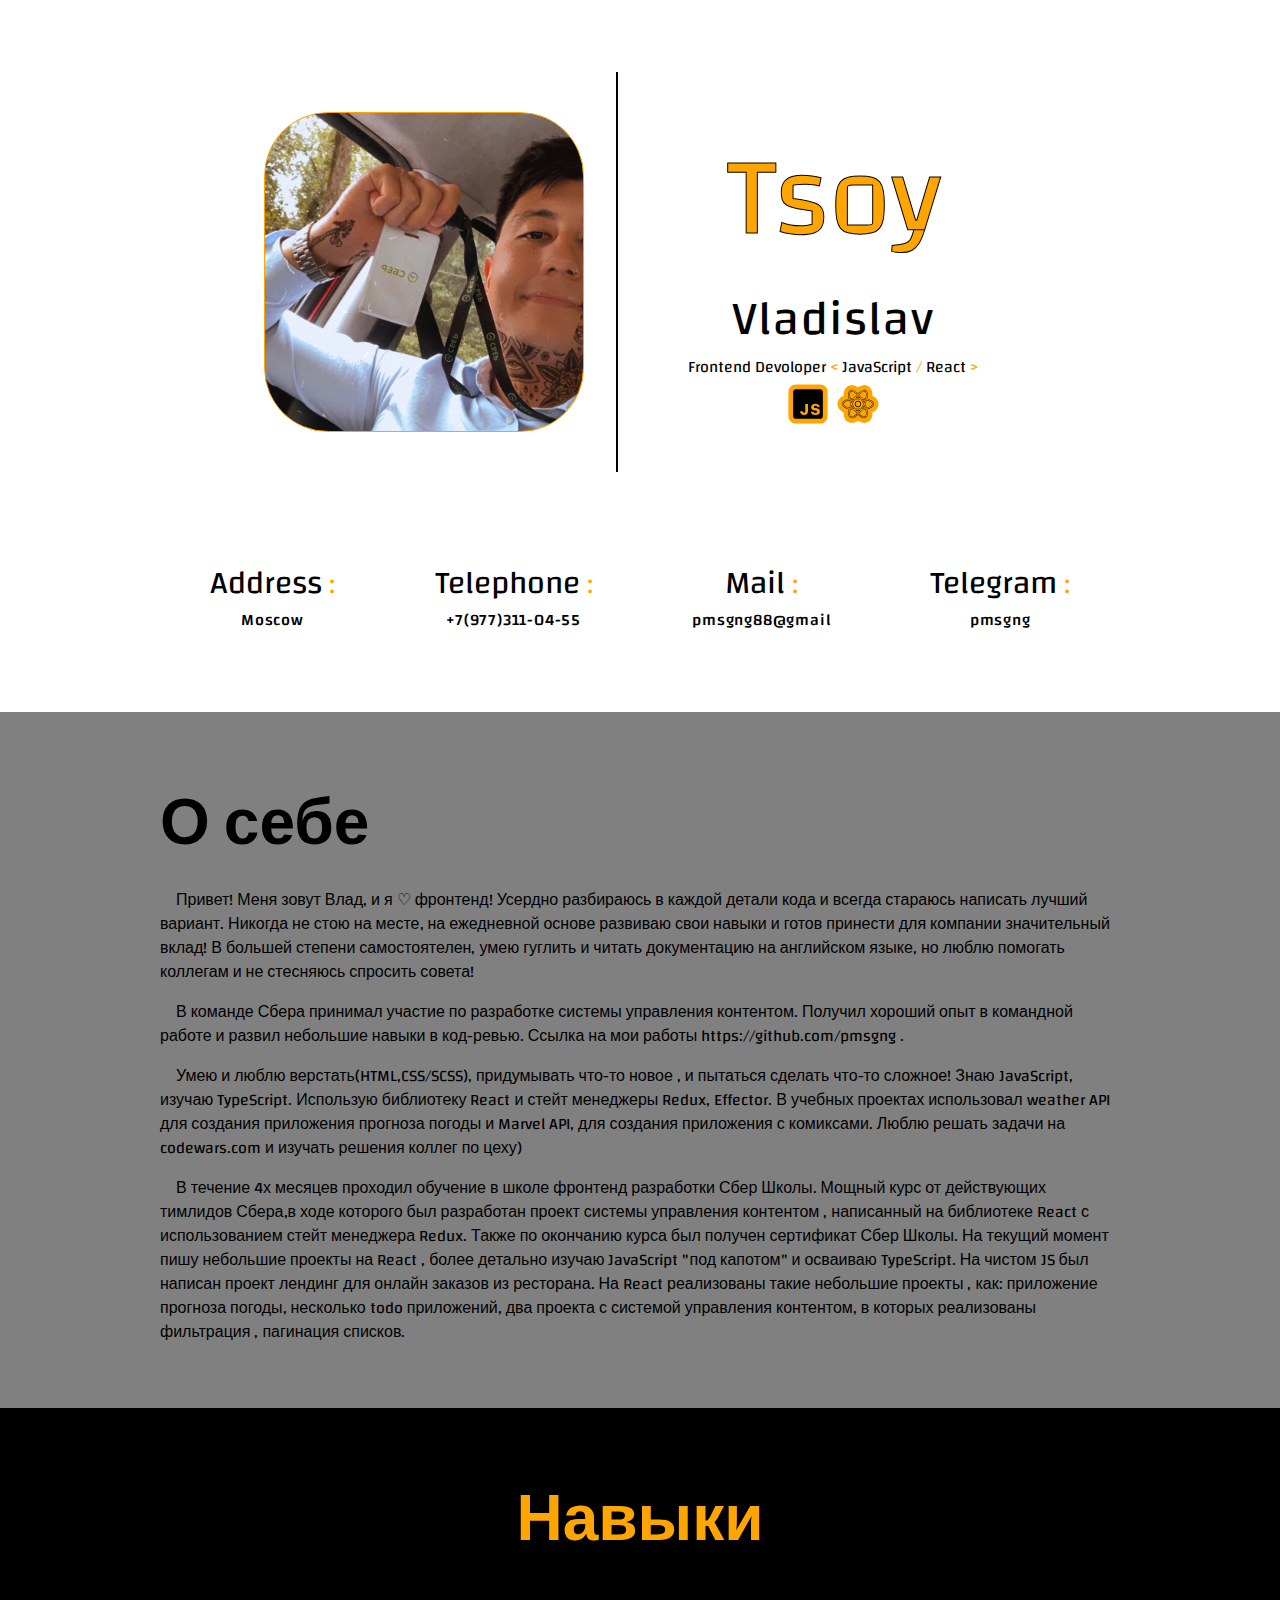
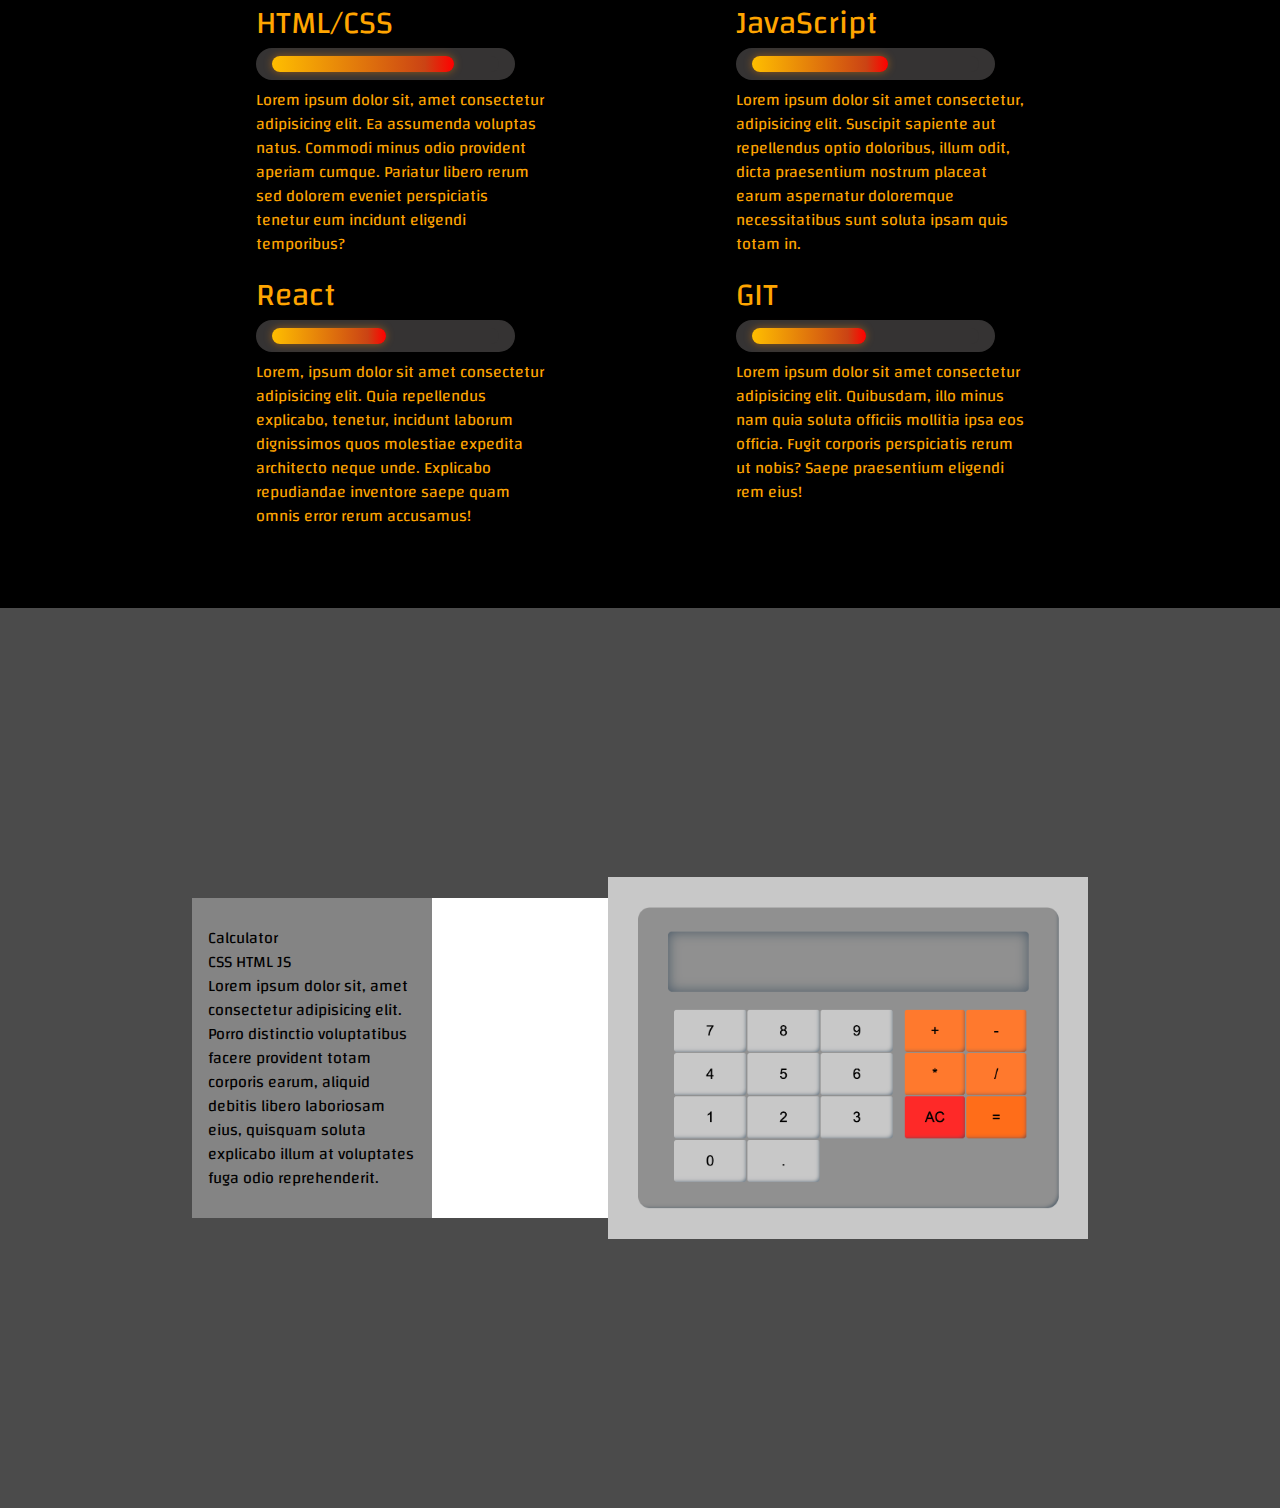
<file: index.html>
<!DOCTYPE html>
<html lang="en">

<head>
    <meta charset="UTF-8">
    <meta http-equiv="X-UA-Compatible" content="IE=edge">
    <meta name="viewport" content="width=device-width, initial-scale=1.0">
    <link rel="stylesheet" href="./css/style.css">
    <link rel="stylesheet" href="./css/reset.css">
    <link rel="preconnect" href="https://fonts.googleapis.com">
    <link rel="preconnect" href="https://fonts.gstatic.com" crossorigin>
    <link href="https://fonts.googleapis.com/css2?family=Changa:wght@800&display=swap" rel="stylesheet">
    <title>Tsoy Alive</title>
</head>

<body>
    <div class="container">
        <div class="hero">
            <div class="header">
                <div class="header__row">
                    <div class="header___pic">
                    </div>
                    <div class="header__personal">
                        <div class="header__personal-surname"><span class="header__text">Tsoy</span></div>
                        <div class="header__personal-name">Vladislav</div>
                        <div class="header__personal-role">Frontend Devoloper
                            <span class="header__symbol">&lt;</span>
                            JavaScript
                            <span class="header__symbol">/</span>
                            React
                            <span class="header__symbol">&gt;</span>
                        </div>
                        <div class="header__icons">
                            <div class="header__icons-item">
                                <svg class="header__icon" xmlns="http://www.w3.org/2000/svg" x="0px" y="0px" width="50"
                                    height="50" viewBox="0 0 172 172" style=" fill:#000000;">
                                    <g transform="translate(16.254,16.254) scale(0.811,0.811)">
                                        <g fill="none" fill-rule="nonzero" stroke="none" stroke-width="none"
                                            stroke-linecap="butt" stroke-linejoin="none" stroke-miterlimit="10"
                                            stroke-dasharray="" stroke-dashoffset="0" font-family="none"
                                            font-weight="none" font-size="none" text-anchor="none"
                                            style="mix-blend-mode: normal">
                                            <g fill="#000000" stroke="#ffa500" stroke-width="40"
                                                stroke-linejoin="round">
                                                <path
                                                    d="M149.06667,34.4v103.2c0,6.33533 -5.13133,11.46667 -11.46667,11.46667h-103.2c-6.33533,0 -11.46667,-5.13133 -11.46667,-11.46667v-103.2c0,-6.33533 5.13133,-11.46667 11.46667,-11.46667h103.2c6.33533,0 11.46667,5.13133 11.46667,11.46667zM86,85.98853h-11.58133v30.75933c0,4.03627 -1.82893,6.18053 -5.23453,6.18053c-3.31387,0 -5.45813,-2.2704 -5.4868,-5.8652h-11.10547c0,9.68933 6.53027,15.68067 16.78147,15.68067c10.37733,0 16.62667,-5.7104 16.62667,-15.89853zM136.59667,117.50467c0,-7.224 -4.03627,-11.28893 -13.03187,-13.02613l-5.85947,-1.1352c-4.79307,-0.946 -6.8112,-2.39653 -6.8112,-4.89053c0,-3.0272 2.67747,-4.9536 6.7424,-4.9536c4.0764,0 7.138,2.24173 7.39027,5.45813h10.69267c-0.1892,-8.42227 -7.568,-14.19573 -18.232,-14.19573c-10.9736,0 -18.10587,5.83653 -18.10587,14.73467c0,7.16093 4.28853,11.70173 12.61907,13.2784l5.99133,1.19827c5.20587,1.03773 7.19533,2.39653 7.19533,4.9192c0,2.99853 -2.96987,5.07973 -7.2928,5.07973c-4.7988,0 -8.10693,-2.10987 -8.38787,-5.42373h-11.0424c0.19493,8.772 7.44187,14.19573 18.96013,14.19573c11.92533,0 19.178,-5.73907 19.17227,-15.2392z">
                                                </path>
                                            </g>
                                            <path d="M0,172v-172h172v172z" fill="none" stroke="none" stroke-width="1"
                                                stroke-linejoin="miter"></path>
                                            <g fill="#000000" stroke="none" stroke-width="1" stroke-linejoin="miter">
                                                <path
                                                    d="M137.6,22.93333h-103.2c-6.33533,0 -11.46667,5.13133 -11.46667,11.46667v103.2c0,6.33533 5.13133,11.46667 11.46667,11.46667h103.2c6.33533,0 11.46667,-5.13133 11.46667,-11.46667v-103.2c0,-6.33533 -5.13133,-11.46667 -11.46667,-11.46667zM86,116.84533c0,10.18813 -6.24933,15.89853 -16.62667,15.89853c-10.2512,0 -16.78147,-5.99133 -16.78147,-15.68067h11.10547c0.02867,3.5948 2.17293,5.8652 5.4868,5.8652c3.4056,0 5.23453,-2.14427 5.23453,-6.18053v-30.75933h11.58133zM117.4244,132.74387c-11.51827,0 -18.7652,-5.42373 -18.96013,-14.19573h11.0424c0.28093,3.31387 3.58907,5.42373 8.38787,5.42373c4.32293,0 7.2928,-2.0812 7.2928,-5.07973c0,-2.52267 -1.98947,-3.88147 -7.19533,-4.9192l-5.99133,-1.19827c-8.33053,-1.57667 -12.61907,-6.11747 -12.61907,-13.2784c0,-8.89813 7.13227,-14.73467 18.10587,-14.73467c10.664,0 18.0428,5.77347 18.232,14.19573h-10.69267c-0.25227,-3.2164 -3.31387,-5.45813 -7.39027,-5.45813c-4.06493,0 -6.7424,1.9264 -6.7424,4.9536c0,2.494 2.01813,3.94453 6.8112,4.89053l5.85947,1.1352c8.9956,1.7372 13.03187,5.80213 13.03187,13.02613c0.00573,9.50013 -7.24693,15.2392 -19.17227,15.2392z">
                                                </path>
                                            </g>
                                            <path d="" fill="none" stroke="none" stroke-width="1"
                                                stroke-linejoin="miter">
                                            </path>
                                        </g>
                                    </g>
                                </svg>
                            </div>
                            <div class="header__icons-item">
                                <svg xmlns="http://www.w3.org/2000/svg" x="0px" y="0px" width="50" height="50"
                                    viewBox="0 0 172 172" style=" fill:#000000;">
                                    <g transform="translate(16.254,16.254) scale(0.811,0.811)">
                                        <g fill="none" fill-rule="nonzero" stroke="none" stroke-width="none"
                                            stroke-linecap="butt" stroke-linejoin="none" stroke-miterlimit="10"
                                            stroke-dasharray="" stroke-dashoffset="0" font-family="none"
                                            font-weight="none" font-size="none" text-anchor="none"
                                            style="mix-blend-mode: normal">
                                            <g id="original-icon 1" fill="#000000" stroke="#ffa500" stroke-width="40"
                                                stroke-linejoin="round">
                                                <path
                                                    d="M64.56383,26.50547c6.62968,1.77636 14.01152,6.87672 21.43617,14.15977c7.42463,-7.28314 14.80614,-12.38504 21.43617,-14.15977c4.51855,-1.20899 8.58996,-0.87307 11.94258,1.08508c4.26713,2.49147 6.69597,7.36703 7.49477,13.68945c0.77374,6.12416 -0.00875,13.71999 -2.08953,22.145c8.34366,2.37553 15.31765,5.47272 20.23016,9.20133c5.07221,3.84982 8.06586,8.4051 8.06586,13.37367c0,4.96858 -2.99367,9.52364 -8.06586,13.37367c-4.9125,3.72882 -11.88649,6.82835 -20.23016,9.20469c2.07998,8.42497 2.8597,16.02086 2.08617,22.145c-0.79857,6.3224 -3.22425,11.19461 -7.49141,13.68609c-2.04773,1.1963 -4.37294,1.79727 -6.89344,1.79727c-1.60447,0 -3.29091,-0.24142 -5.04914,-0.71219c-6.62968,-1.77636 -14.01152,-6.87336 -21.43617,-14.15641c-7.42465,7.28305 -14.8065,12.38004 -21.43617,14.15641c-1.75823,0.47076 -3.44467,0.71219 -5.04914,0.71219c-2.5228,0.00182 -4.84593,-0.60227 -6.89344,-1.79727c-4.26713,-2.49147 -6.69597,-7.36367 -7.49477,-13.68609c-0.77374,-6.12416 0.00875,-13.71999 2.08953,-22.145c-8.34367,-2.37634 -15.31765,-5.47587 -20.23016,-9.20469c-5.07219,-3.85003 -8.06586,-8.4051 -8.06586,-13.37367c0,-4.96858 2.99365,-9.52385 8.06586,-13.37367c4.91251,-3.72861 11.8865,-6.8258 20.23016,-9.20133c-2.08076,-8.42586 -2.86328,-16.02435 -2.08953,-22.14836c0.7988,-6.32221 3.22768,-11.19465 7.49477,-13.68609c1.67621,-0.97902 3.53106,-1.55249 5.53289,-1.73008c0.50046,-0.0444 1.01029,-0.06531 1.52852,-0.06047c1.55468,0.01453 3.18659,0.2514 4.88117,0.70547zM58.31875,27.56367c-1.76927,0.15522 -3.37659,0.66238 -4.83078,1.51172c-3.66899,2.14223 -5.89626,6.41501 -6.65492,12.41961c-0.75867,6.0046 -0.01156,13.66889 2.19031,22.27938c0.11561,0.45388 -0.15319,0.91682 -0.60469,1.04141c-8.5645,2.36112 -15.57706,5.52707 -20.39141,9.18117c-4.81435,3.65411 -7.38727,7.7249 -7.38727,12.00305c0,4.27814 2.5729,8.34872 7.38727,12.00305c4.81436,3.65433 11.82689,6.81919 20.39141,9.18117c0.45314,0.12457 0.72241,0.58979 0.60469,1.04477c-2.20184,8.60961 -2.94898,16.27455 -2.19031,22.27938c0.75867,6.00482 2.98597,10.27404 6.65492,12.41625c1.77777,1.03757 3.7748,1.56373 6.02672,1.56211c1.43305,0 2.96873,-0.21768 4.60235,-0.65508v0.00336c6.32136,-1.69375 13.7706,-6.74139 21.27492,-14.22695c0.33586,-0.33572 0.88024,-0.33572 1.2161,0c7.50432,7.48556 14.95356,12.5332 21.27492,14.22695v-0.00336c1.63361,0.4374 3.16929,0.65508 4.60235,0.65508c2.25311,0 4.24983,-0.52346 6.02672,-1.56211c3.66893,-2.14219 5.89646,-6.41141 6.65492,-12.41625c0.75846,-6.00484 0.01071,-13.67308 -2.19031,-22.28273c-0.11561,-0.45388 0.15319,-0.91682 0.60469,-1.04141c8.56452,-2.36198 15.57704,-5.52684 20.39141,-9.18117c4.81437,-3.65433 7.38727,-7.7249 7.38727,-12.00305c0,-4.27814 -2.57291,-8.34894 -7.38727,-12.00305c-4.81435,-3.65411 -11.82691,-6.82005 -20.39141,-9.18117c-0.45149,-0.12459 -0.7203,-0.58753 -0.60469,-1.04141c2.20184,-8.60961 2.94898,-16.27455 2.19031,-22.27937c-0.75867,-6.00482 -2.98597,-10.2774 -6.65492,-12.41961c-2.90818,-1.69857 -6.43065,-2.03036 -10.62906,-0.90703c-6.32102,1.69201 -13.77055,6.73799 -21.27492,14.22359c-0.33586,0.33572 -0.88024,0.33572 -1.2161,0c-7.50432,-7.48556 -14.95356,-12.52984 -21.27492,-14.22359c-1.57428,-0.42183 -3.05349,-0.63866 -4.4411,-0.65508c-0.46254,-0.00547 -0.91487,0.01158 -1.35719,0.05039zM63.2268,31.49078c5.98892,1.60472 12.83222,6.42708 19.80352,13.41398c0.32582,0.32531 0.33767,0.84952 0.02687,1.18922c-3.86356,4.23746 -7.70467,9.08425 -11.39836,14.40836c-0.14497,0.20892 -0.37497,0.34298 -0.6282,0.36617c-6.29332,0.56792 -12.21486,1.48538 -17.63,2.7043c-0.4533,0.10171 -0.90546,-0.17493 -1.02125,-0.62485c-1.99784,-7.79965 -2.73409,-14.58722 -2.28102,-19.89422c0.45307,-5.307 2.09095,-9.23864 5.12305,-11.00867c1.24937,-0.72977 2.71069,-1.08508 4.3168,-1.08508c1.15388,0 2.38497,0.18327 3.6886,0.53078zM116.77859,32.04508c3.03192,1.77091 4.66997,5.70147 5.12305,11.00867c0.45307,5.30721 -0.28318,12.09457 -2.28102,19.89422c-0.11579,0.44991 -0.56795,0.72656 -1.02125,0.62485c-5.41695,-1.21895 -11.3367,-2.13638 -17.63,-2.7043c-0.25324,-0.02319 -0.48323,-0.15725 -0.6282,-0.36617c-3.6936,-5.3257 -7.53472,-10.17082 -11.39836,-14.40836c-0.30864,-0.33923 -0.29682,-0.86096 0.02687,-1.18586c6.97124,-6.98685 13.81444,-11.81258 19.80352,-13.41734c1.30473,-0.34733 2.53314,-0.53078 3.6886,-0.53078c1.60453,0 3.06802,0.35452 4.3168,1.08508zM56.08813,33.52992c-2.28615,1.33457 -3.84763,4.64496 -4.27648,9.66828c-0.41351,4.8435 0.28351,11.24201 2.08953,18.56055c5.15257,-1.12143 10.69133,-1.99527 16.58859,-2.54305c3.48285,-4.99307 7.09811,-9.52651 10.74664,-13.58531c-6.645,-6.54294 -13.14753,-11.05848 -18.45305,-12.48008c-1.18693,-0.31641 -2.27311,-0.47031 -3.24516,-0.47031c-1.35573,0 -2.49097,0.28969 -3.45008,0.84992zM109.21664,33.15031c-5.30537,1.42156 -11.808,5.937 -18.45305,12.48008c3.64847,4.05859 7.26371,8.59065 10.74664,13.58531c5.89722,0.54778 11.43479,1.42499 16.58859,2.54641c1.80663,-7.3199 2.5031,-13.71612 2.08953,-18.56055c-0.42886,-5.02355 -1.99017,-8.33623 -4.27648,-9.67164c-0.00112,0 -0.00224,0 -0.00336,0c-0.95627,-0.55944 -2.09285,-0.84992 -3.44672,-0.84992c-0.97391,0 -2.05596,0.15372 -3.24516,0.47031zM86.63828,48.69078c2.83479,3.13455 5.66241,6.60106 8.42195,10.35023c0.19799,0.2675 0.22389,0.62522 0.06649,0.91845c-0.1574,0.29323 -0.46984,0.46934 -0.8022,0.45217c-2.72591,-0.13355 -5.49871,-0.21164 -8.32453,-0.21164c-2.82582,0 -5.59826,0.07642 -8.32453,0.20828c-0.33117,0.01612 -0.64211,-0.15955 -0.79921,-0.45152c-0.15711,-0.29197 -0.1324,-0.64825 0.06351,-0.91574c2.75948,-3.74736 5.58717,-7.21568 8.42195,-10.35023c0.14969,-0.16601 0.35814,-0.26722 0.58117,-0.28219c0.26277,-0.01736 0.51902,0.08663 0.69539,0.28219zM79.47945,58.64461c2.15043,-0.08304 4.30498,-0.16461 6.52055,-0.16461c2.21556,0 4.3699,0.08075 6.52055,0.16461c-2.15229,-2.84438 -4.33011,-5.55269 -6.52055,-8.01547c-2.19087,2.46327 -4.3678,5.17139 -6.52055,8.01547zM98.20797,64.09352c0.26349,0.01868 0.50378,0.15741 0.65172,0.37625c2.20001,3.27322 4.34514,6.69608 6.38617,10.26961c0,0.00112 0,0.00224 0,0.00336c2.10739,3.69269 3.99951,7.32728 5.69414,10.88773c0.11231,0.23473 0.11231,0.50769 0,0.74242c-1.69459,3.55864 -3.58675,7.19504 -5.69414,10.88773c-2.03946,3.57382 -4.18624,6.9965 -6.38617,10.26961c-0.14722,0.21795 -0.38608,0.35657 -0.64836,0.37625c-3.90813,0.29225 -7.98241,0.45352 -12.21133,0.45352c-4.22892,0 -8.30153,-0.16127 -12.20797,-0.45352c-0.26349,-0.01868 -0.50378,-0.15741 -0.65172,-0.37625c-2.19993,-3.2731 -4.34335,-6.69579 -6.38281,-10.26961c-2.10739,-3.69269 -3.99955,-7.32909 -5.69414,-10.88773c-0.11231,-0.23473 -0.11231,-0.50769 0,-0.74242c1.69459,-3.55864 3.58681,-7.19343 5.69414,-10.88773c2.04103,-3.57527 4.18429,-6.99952 6.38617,-10.27297c0.14722,-0.21795 0.38608,-0.35657 0.64836,-0.37625c3.90642,-0.29225 7.97905,-0.45352 12.20797,-0.45352c4.22892,0 8.29986,0.16135 12.20797,0.45352zM68.03603,65.18182c0.14281,0.27244 0.12925,0.60041 -0.03556,0.86013c-1.44439,2.27196 -2.86002,4.59558 -4.22945,6.99422c-0.00112,0 -0.00224,0 -0.00336,0c-1.38877,2.42863 -2.68414,4.8518 -3.91031,7.25961c-0.15209,0.29803 -0.46322,0.48081 -0.79759,0.46856c-0.33437,-0.01225 -0.63129,-0.21731 -0.76116,-0.52567c-1.80141,-4.25868 -3.29055,-8.36107 -4.49484,-12.26508c-0.07036,-0.22924 -0.04182,-0.47744 0.07873,-0.68473c0.12055,-0.20729 0.32216,-0.35484 0.55619,-0.40707c3.94219,-0.87855 8.19605,-1.61168 12.73539,-2.15336c0.04455,-0.00574 0.08948,-0.00799 0.13437,-0.00672c0.30736,0.01222 0.58479,0.18766 0.7276,0.4601zM104.82594,64.72844c4.53936,0.54168 8.79496,1.27485 12.73875,2.15336c0.23421,0.0529 0.43564,0.20128 0.55559,0.40928c0.11995,0.208 0.14749,0.45667 0.07597,0.68587c-1.20591,3.90361 -2.69342,8.00466 -4.49484,12.26508c-0.13057,0.30801 -0.42789,0.51237 -0.76224,0.5239c-0.33435,0.01153 -0.64504,-0.17186 -0.79651,-0.47015c-1.22796,-2.40969 -2.52321,-4.82924 -3.91031,-7.25625c0,-0.00112 0,-0.00224 0,-0.00336c-1.36911,-2.39979 -2.7897,-4.71822 -4.23281,-6.99086c-0.1624,-0.25426 -0.17971,-0.57501 -0.04562,-0.84527c0.1341,-0.27026 0.39999,-0.45049 0.70069,-0.47496c0.02792,-0.00249 0.05595,-0.00361 0.08398,-0.00336c0.02921,0.00075 0.05836,0.003 0.08734,0.00672zM74.34633,65.79c-2.0993,3.13689 -4.15061,6.39272 -6.09726,9.80266c-2.01388,3.53048 -3.80715,7.00299 -5.43883,10.40734c1.63199,3.40515 3.42452,6.87776 5.43883,10.40734c1.94483,3.408 3.99583,6.66547 6.0939,9.80266c3.74034,0.27016 7.61837,0.43 11.65703,0.43c4.03754,0 7.91607,-0.15998 11.65703,-0.43c2.09808,-3.13719 4.14907,-6.39466 6.0939,-9.80266c2.01431,-3.52958 3.80684,-7.0022 5.43883,-10.40734c-1.63164,-3.40581 -3.42501,-6.87862 -5.43883,-10.40734c-1.94665,-3.40828 -3.99589,-6.66545 -6.0939,-9.80266c-3.74182,-0.27016 -7.61837,-0.43 -11.65703,-0.43c-4.0375,0 -7.91441,0.15999 -11.65367,0.43zM55.78578,68.39352c0.9577,3.0183 2.13729,6.18418 3.45344,9.42305c0.97716,-1.87265 1.95737,-3.74587 3.03688,-5.63367c1.0681,-1.87084 2.17944,-3.65692 3.29219,-5.44219c-3.4256,0.45788 -6.72156,0.99651 -9.7825,1.65281zM109.72727,72.18625c1.0773,1.88495 2.05302,3.75849 3.03016,5.63031c1.31548,-3.23853 2.49486,-6.40215 3.45344,-9.41969c-3.06187,-0.65621 -6.35401,-1.19504 -9.77914,-1.65281c1.11191,1.78408 2.22751,3.57012 3.29555,5.44219zM50.4175,68.71938c1.65445,5.3936 3.82992,11.07924 6.50711,16.92117c0.10495,0.22814 0.10495,0.49076 0,0.7189c-2.67719,5.84193 -4.85266,11.52757 -6.50711,16.92117c-0.13611,0.44397 -0.60005,0.69973 -1.04812,0.57781c-7.75099,-2.13512 -13.99429,-4.86718 -18.35562,-7.90461c-4.36134,-3.03742 -6.93375,-6.43071 -6.93375,-9.95383c0,-3.52312 2.57241,-6.9164 6.93375,-9.95383c4.36134,-3.03743 10.60464,-5.76957 18.35563,-7.90461c0.06684,-0.0183 0.13565,-0.02845 0.20492,-0.03024c0.38562,-0.00933 0.73028,0.23922 0.8432,0.60805zM122.63063,68.14156c7.75099,2.13512 13.99429,4.86718 18.35562,7.90461c4.36134,3.03742 6.93375,6.43071 6.93375,9.95383c0,3.52312 -2.57241,6.9164 -6.93375,9.95383c-4.36134,3.03743 -10.60464,5.76949 -18.35562,7.90461c-0.44807,0.12192 -0.91202,-0.13385 -1.04812,-0.57781c-1.65445,-5.3936 -3.82992,-11.07924 -6.50711,-16.92117c-0.10495,-0.22814 -0.10495,-0.49076 0,-0.7189c2.67717,-5.84187 4.85264,-11.5292 6.50711,-16.92117c0.10738,-0.35114 0.42584,-0.59538 0.79281,-0.60805c0.08614,-0.00277 0.1722,0.00742 0.25531,0.03024zM31.99805,77.45711c-4.12514,2.87293 -6.19805,5.88089 -6.19805,8.54289c0,2.662 2.07291,5.66989 6.19805,8.54289c3.97727,2.76995 9.85954,5.34112 17.09586,7.40406c1.60946,-5.11878 3.62863,-10.45698 6.1275,-15.94695c-2.49887,-5.48997 -4.51804,-10.82818 -6.1275,-15.94695c-7.23632,2.06294 -13.11858,4.63412 -17.09586,7.40406zM116.77859,86c2.49887,5.48997 4.51804,10.82818 6.1275,15.94695c7.23632,-2.06294 13.11858,-4.63412 17.09586,-7.40406c4.12514,-2.87293 6.19805,-5.88089 6.19805,-8.54289c0,-2.662 -2.07291,-5.67004 -6.19805,-8.54289c-3.97727,-2.76995 -9.85954,-5.34112 -17.09586,-7.40406c-1.60943,5.1174 -3.6286,10.45687 -6.1275,15.94695zM99.76,86c0,7.57906 -6.18093,13.76 -13.76,13.76c-7.57907,0 -13.76,-6.18094 -13.76,-13.76c0,-7.57906 6.18093,-13.76 13.76,-13.76c7.57907,0 13.76,6.18094 13.76,13.76zM75.68,86c0,5.71995 4.60004,10.32 10.32,10.32c5.71996,0 10.32,-4.60005 10.32,-10.32c0,-5.71995 -4.60004,-10.32 -10.32,-10.32c-5.71996,0 -10.32,4.60005 -10.32,10.32zM59.85734,91.70758c1.22602,2.40752 2.52126,4.82873 3.90695,7.25625c1.37113,2.40033 2.78998,4.72037 4.23281,6.99086c0.17887,0.2802 0.18026,0.6384 0.00355,0.91997c-0.1767,0.28158 -0.49985,0.43611 -0.82996,0.3969c-4.5376,-0.54168 -8.7932,-1.27482 -12.73539,-2.15336c-0.23421,-0.0529 -0.43564,-0.20128 -0.55559,-0.40928c-0.11995,-0.208 -0.14749,-0.45667 -0.07597,-0.68587c1.20587,-3.90176 2.69332,-8.0045 4.49484,-12.26172c0.135,-0.31809 0.44726,-0.5245 0.79281,-0.52406c0.32343,0.00029 0.61936,0.182 0.76594,0.47031zM113.70141,91.76133c1.80146,4.25878 3.28895,8.35989 4.49484,12.26172c0.07145,0.22968 0.04346,0.47879 -0.07718,0.68688c-0.12064,0.20809 -0.32292,0.35616 -0.55774,0.40827c-3.94214,0.87853 -8.19603,1.61168 -12.73539,2.15336c-0.33011,0.03921 -0.65326,-0.11533 -0.82996,-0.3969c-0.1767,-0.28158 -0.17532,-0.63977 0.00355,-0.91997c1.44311,-2.27264 2.86362,-4.59264 4.23281,-6.99086c1.38711,-2.42701 2.68414,-4.84844 3.91031,-7.25625c0.14208,-0.27988 0.42535,-0.46014 0.73906,-0.47031c0.35527,-0.01148 0.681,0.19678 0.81969,0.52406zM55.78914,103.60313c3.05982,0.65597 6.35256,1.19511 9.77578,1.65281c-1.11143,-1.78317 -2.22323,-3.56749 -3.29219,-5.43883c-1.07575,-1.88455 -2.05332,-3.75912 -3.03016,-5.63031c-1.31531,3.2365 -2.49489,6.39987 -3.45344,9.41633zM109.72727,99.81711c-1.06757,1.86992 -2.18072,3.65549 -3.29219,5.43883c3.42384,-0.45769 6.71612,-0.99683 9.77578,-1.65281c-0.95853,-3.01623 -2.13808,-6.17909 -3.45344,-9.41633c-0.9764,1.87113 -1.95285,3.74536 -3.03016,5.63031zM119.61727,109.05203c1.99871,7.80052 2.73723,14.58678 2.28437,19.89422c-0.45285,5.30743 -2.09112,9.23776 -5.12305,11.00867c-2.14771,1.25396 -4.88174,1.38835 -8.00539,0.5543c-5.98892,-1.60472 -12.83223,-6.42708 -19.80352,-13.41398c-0.32582,-0.32531 -0.33767,-0.84952 -0.02687,-1.18922c3.86356,-4.23746 7.70471,-9.08259 11.39836,-14.40836c0.14497,-0.20892 0.37497,-0.34298 0.6282,-0.36617c6.2933,-0.56792 12.21146,-1.48537 17.62664,-2.7043c0.06712,-0.01603 0.13592,-0.02392 0.20492,-0.02351c0.38701,0.0078 0.72112,0.27317 0.81633,0.64836zM53.40063,108.42719c5.41514,1.21892 11.3384,2.13638 17.63,2.7043c0.25324,0.02319 0.48323,0.15725 0.6282,0.36617c3.6936,5.3257 7.53462,10.17237 11.39836,14.41172c0.30864,0.33923 0.29682,0.86096 -0.02687,1.18586c-6.96958,6.9852 -13.81459,11.80926 -19.80352,13.41398c-3.12226,0.83236 -5.85475,0.69889 -8.00203,-0.55094c-0.00112,-0.00112 -0.00224,-0.00224 -0.00336,-0.00336c-3.03196,-1.77093 -4.6702,-5.7015 -5.12305,-11.00867c-0.45285,-5.30718 0.28405,-12.09469 2.28102,-19.89422c0.09989,-0.38722 0.45349,-0.65451 0.85328,-0.645c0.05652,0.00118 0.11278,0.00793 0.16797,0.02015zM101.51023,112.7843c-3.48288,4.99466 -7.09811,9.52651 -10.74664,13.58531c6.645,6.54294 13.14753,11.05847 18.45305,12.48008c2.84131,0.75867 5.04862,0.58179 6.69523,-0.37961c2.28632,-1.33541 3.84784,-4.64453 4.27648,-9.66828c0.41337,-4.84469 -0.28542,-11.24309 -2.09289,-18.56391c-5.15234,1.12141 -10.6881,1.99863 -16.58523,2.54641zM51.81164,128.8018c0.42865,5.02357 1.9902,8.33289 4.27648,9.66828c1.64703,0.95866 3.85597,1.13653 6.69523,0.37961c5.30549,-1.4216 11.80632,-5.93543 18.44969,-12.47672c-3.64842,-4.05999 -7.26368,-8.59396 -10.74664,-13.58867c-5.89564,-0.54778 -11.43273,-1.42163 -16.58523,-2.54305c-1.80527,7.31858 -2.50284,13.7168 -2.08953,18.56055zM77.67547,111.59172c2.72627,0.13186 5.49871,0.20828 8.32453,0.20828c2.82582,0 5.59826,-0.07642 8.32453,-0.20828c0.33117,-0.01612 0.64211,0.15955 0.79921,0.45152c0.15711,0.29197 0.1324,0.64825 -0.06351,0.91574c-2.75948,3.74736 -5.58729,7.21409 -8.42195,10.35023c-0.16307,0.18055 -0.39499,0.28359 -0.63828,0.28359c-0.24329,0 -0.47521,-0.10304 -0.63828,-0.28359c-2.83479,-3.13455 -5.66241,-6.60106 -8.42195,-10.35023c-0.18672,-0.25481 -0.21873,-0.59147 -0.08338,-0.8769c0.13535,-0.28543 0.41628,-0.47369 0.73174,-0.49037c0.0291,-0.00148 0.05825,-0.00148 0.08734,0zM86,121.37086c2.19096,-2.46451 4.36779,-5.17136 6.52055,-8.01547c-2.15043,0.08304 -4.30498,0.16461 -6.52055,0.16461c-2.21556,0 -4.37012,-0.08172 -6.52055,-0.16461c2.15271,2.84502 4.32968,5.5522 6.52055,8.01547z">
                                                </path>
                                            </g>
                                            <path d="M0,172v-172h172v172z" fill="none" stroke="none" stroke-width="1"
                                                stroke-linejoin="miter"></path>
                                            <g id="original-icon" fill="#000000" stroke="none" stroke-width="1"
                                                stroke-linejoin="miter">
                                                <path
                                                    d="M59.68266,25.8c-0.51823,-0.00485 -1.02806,0.01607 -1.52852,0.06047c-2.00183,0.17759 -3.85668,0.75106 -5.53289,1.73008c-4.26709,2.49145 -6.69597,7.36388 -7.49477,13.68609c-0.77375,6.12401 0.00877,13.7225 2.08953,22.14836c-8.34366,2.37553 -15.31765,5.47272 -20.23016,9.20133c-5.07221,3.84982 -8.06586,8.4051 -8.06586,13.37367c0,4.96858 2.99367,9.52364 8.06586,13.37367c4.9125,3.72882 11.88649,6.82835 20.23016,9.20469c-2.08078,8.42501 -2.86328,16.02084 -2.08953,22.145c0.79879,6.32242 3.22764,11.19462 7.49477,13.68609c2.04751,1.19499 4.37063,1.79908 6.89344,1.79727c1.60447,0 3.29091,-0.24142 5.04914,-0.71219c6.62968,-1.77636 14.01152,-6.87336 21.43617,-14.15641c7.42465,7.28305 14.8065,12.38004 21.43617,14.15641c1.75823,0.47076 3.44467,0.71219 5.04914,0.71219c2.5205,0 4.8457,-0.60097 6.89344,-1.79727c4.26715,-2.49148 6.69284,-7.3637 7.49141,-13.68609c0.77353,-6.12414 -0.00619,-13.72003 -2.08617,-22.145c8.34367,-2.37634 15.31765,-5.47587 20.23016,-9.20469c5.07219,-3.85003 8.06586,-8.4051 8.06586,-13.37367c0,-4.96858 -2.99365,-9.52385 -8.06586,-13.37367c-4.91251,-3.72861 -11.8865,-6.8258 -20.23016,-9.20133c2.08078,-8.42501 2.86328,-16.02084 2.08953,-22.145c-0.79879,-6.32242 -3.22764,-11.19798 -7.49477,-13.68945c-3.35262,-1.95815 -7.42403,-2.29407 -11.94258,-1.08508c-6.63003,1.77472 -14.01154,6.87663 -21.43617,14.15977c-7.42465,-7.28304 -14.8065,-12.3834 -21.43617,-14.15977c-1.69458,-0.45407 -3.3265,-0.69093 -4.88117,-0.70547zM59.67594,27.51328c1.38761,0.01642 2.86682,0.23325 4.4411,0.65508c6.32136,1.69375 13.7706,6.73803 21.27492,14.22359c0.33586,0.33572 0.88024,0.33572 1.2161,0c7.50437,-7.48561 14.9539,-12.53158 21.27492,-14.22359c4.19841,-1.12333 7.72089,-0.79154 10.62906,0.90703c3.66895,2.14221 5.89625,6.41479 6.65492,12.41961c0.75867,6.00482 0.01152,13.66977 -2.19031,22.27938c-0.11561,0.45388 0.15319,0.91682 0.60469,1.04141c8.5645,2.36112 15.57706,5.52707 20.39141,9.18117c4.81436,3.65411 7.38727,7.7249 7.38727,12.00305c0,4.27814 -2.5729,8.34872 -7.38727,12.00305c-4.81436,3.65433 -11.82689,6.81919 -20.39141,9.18117c-0.45149,0.12459 -0.7203,0.58753 -0.60469,1.04141c2.20102,8.60965 2.94877,16.27789 2.19031,22.28273c-0.75846,6.00484 -2.98599,10.27406 -6.65492,12.41625c-1.77689,1.03865 -3.7736,1.56211 -6.02672,1.56211c-1.43305,0 -2.96873,-0.21768 -4.60235,-0.65508v0.00336c-6.32136,-1.69375 -13.7706,-6.74139 -21.27492,-14.22695c-0.33586,-0.33572 -0.88024,-0.33572 -1.2161,0c-7.50432,7.48556 -14.95356,12.5332 -21.27492,14.22695v-0.00336c-1.63361,0.4374 -3.16929,0.65508 -4.60235,0.65508c-2.25191,0.00162 -4.24895,-0.52454 -6.02672,-1.56211c-3.66895,-2.14221 -5.89625,-6.41143 -6.65492,-12.41625c-0.75867,-6.00482 -0.01152,-13.66977 2.19031,-22.27937c0.11772,-0.45497 -0.15154,-0.9202 -0.60469,-1.04477c-8.56452,-2.36198 -15.57704,-5.52684 -20.39141,-9.18117c-4.81437,-3.65433 -7.38727,-7.7249 -7.38727,-12.00305c0,-4.27814 2.57292,-8.34894 7.38727,-12.00305c4.81435,-3.65411 11.82691,-6.82005 20.39141,-9.18117c0.45149,-0.12459 0.7203,-0.58753 0.60469,-1.04141c-2.20187,-8.61049 -2.94898,-16.27478 -2.19031,-22.27937c0.75866,-6.0046 2.98593,-10.27738 6.65492,-12.41961c1.45419,-0.84934 3.06151,-1.35649 4.83078,-1.51172c0.44232,-0.03881 0.89465,-0.05586 1.35719,-0.05039zM59.5382,30.96c-1.60611,0 -3.06742,0.35531 -4.3168,1.08508c-3.03209,1.77003 -4.66997,5.70167 -5.12305,11.00867c-0.45307,5.307 0.28317,12.09457 2.28102,19.89422c0.11579,0.44991 0.56795,0.72656 1.02125,0.62485c5.41514,-1.21892 11.33668,-2.13638 17.63,-2.7043c0.25324,-0.02319 0.48323,-0.15725 0.6282,-0.36617c3.69369,-5.32411 7.5348,-10.1709 11.39836,-14.40836c0.31079,-0.3397 0.29895,-0.8639 -0.02687,-1.18922c-6.9713,-6.9869 -13.81459,-11.80926 -19.80352,-13.41398c-1.30363,-0.34751 -2.53472,-0.53078 -3.6886,-0.53078zM112.4618,30.96c-1.15545,0 -2.38387,0.18346 -3.6886,0.53078c-5.98908,1.60476 -12.83228,6.43049 -19.80352,13.41734c-0.32369,0.3249 -0.33552,0.84663 -0.02687,1.18586c3.86364,4.23754 7.70476,9.08266 11.39836,14.40836c0.14497,0.20892 0.37497,0.34298 0.6282,0.36617c6.2933,0.56792 12.21305,1.48535 17.63,2.7043c0.4533,0.10171 0.90546,-0.17493 1.02125,-0.62485c1.99784,-7.79965 2.73409,-14.58701 2.28102,-19.89422c-0.45307,-5.30721 -2.09112,-9.23776 -5.12305,-11.00867c-1.24877,-0.73056 -2.71226,-1.08508 -4.3168,-1.08508zM59.5382,32.68c0.97204,0 2.05822,0.15391 3.24516,0.47031c5.30552,1.4216 11.80805,5.93714 18.45305,12.48008c-3.64853,4.0588 -7.2638,8.59224 -10.74664,13.58531c-5.89726,0.54778 -11.43602,1.42161 -16.58859,2.54305c-1.80602,-7.31853 -2.50304,-13.71704 -2.08953,-18.56055c0.42886,-5.02332 1.99034,-8.33371 4.27648,-9.66828c0.95911,-0.56023 2.09435,-0.84992 3.45008,-0.84992zM112.4618,32.68c1.35387,0 2.49045,0.29048 3.44672,0.84992c0.00112,0 0.00224,0 0.00336,0c2.28632,1.33541 3.84763,4.64809 4.27648,9.67164c0.41357,4.84443 -0.2829,11.24065 -2.08953,18.56055c-5.1538,-1.12142 -10.69137,-1.99862 -16.58859,-2.54641c-3.48293,-4.99466 -7.09817,-9.52672 -10.74664,-13.58531c6.64505,-6.54308 13.14768,-11.05852 18.45305,-12.48008c1.18919,-0.31659 2.27125,-0.47031 3.24516,-0.47031zM85.94289,48.40859c-0.22303,0.01497 -0.43148,0.11618 -0.58117,0.28219c-2.83479,3.13455 -5.66247,6.60287 -8.42195,10.35023c-0.19591,0.26749 -0.22062,0.62377 -0.06351,0.91574c0.15711,0.29197 0.46805,0.46764 0.79921,0.45152c2.72627,-0.13186 5.49871,-0.20828 8.32453,-0.20828c2.82582,0 5.59863,0.07809 8.32453,0.21164c0.33236,0.01717 0.6448,-0.15894 0.8022,-0.45217c0.1574,-0.29323 0.1315,-0.65095 -0.06649,-0.91845c-2.75954,-3.74918 -5.58717,-7.21568 -8.42195,-10.35023c-0.17637,-0.19556 -0.43262,-0.29955 -0.69539,-0.28219zM86,50.62914c2.19043,2.46278 4.36825,5.17109 6.52055,8.01547c-2.15064,-0.08386 -4.30498,-0.16461 -6.52055,-0.16461c-2.21556,0 -4.37012,0.08157 -6.52055,0.16461c2.15275,-2.84408 4.32967,-5.5522 6.52055,-8.01547zM86,63.64c-4.22892,0 -8.30155,0.16127 -12.20797,0.45352c-0.26228,0.01968 -0.50114,0.1583 -0.64836,0.37625c-2.20189,3.27345 -4.34514,6.6977 -6.38617,10.27297c-2.10733,3.69431 -3.99955,7.32909 -5.69414,10.88773c-0.11231,0.23473 -0.11231,0.50769 0,0.74242c1.69459,3.55864 3.58675,7.19504 5.69414,10.88773c2.03946,3.57382 4.18289,6.9965 6.38281,10.26961c0.14794,0.21884 0.38823,0.35757 0.65172,0.37625c3.90643,0.29225 7.97905,0.45352 12.20797,0.45352c4.22892,0 8.3032,-0.16127 12.21133,-0.45352c0.26228,-0.01968 0.50114,-0.1583 0.64836,-0.37625c2.19993,-3.2731 4.34671,-6.69579 6.38617,-10.26961c2.10739,-3.69269 3.99955,-7.32909 5.69414,-10.88773c0.11231,-0.23473 0.11231,-0.50769 0,-0.74242c-1.69463,-3.56046 -3.58675,-7.19504 -5.69414,-10.88773c0,-0.00112 0,-0.00224 0,-0.00336c-2.04103,-3.57353 -4.18617,-6.99639 -6.38617,-10.26961c-0.14794,-0.21884 -0.38823,-0.35757 -0.65172,-0.37625c-3.90811,-0.29216 -7.97905,-0.45352 -12.20797,-0.45352zM67.30844,64.72172c-0.0449,-0.00127 -0.08983,0.00097 -0.13437,0.00672c-4.53934,0.54168 -8.7932,1.27482 -12.73539,2.15336c-0.23404,0.05222 -0.43565,0.19978 -0.55619,0.40707c-0.12055,0.20729 -0.14908,0.45549 -0.07873,0.68473c1.2043,3.904 2.69343,8.0064 4.49484,12.26508c0.12987,0.30836 0.42679,0.51342 0.76116,0.52567c0.33437,0.01225 0.6455,-0.17053 0.79759,-0.46856c1.22617,-2.40781 2.52155,-4.83098 3.91031,-7.25961c0.00112,0 0.00224,0 0.00336,0c1.36943,-2.39864 2.78506,-4.72226 4.22945,-6.99422c0.16481,-0.25972 0.17837,-0.58769 0.03556,-0.86013c-0.14281,-0.27244 -0.42024,-0.44788 -0.7276,-0.4601zM104.73859,64.72172c-0.02803,-0.00025 -0.05606,0.00087 -0.08398,0.00336c-0.3007,0.02447 -0.5666,0.20471 -0.70069,0.47496c-0.1341,0.27026 -0.11679,0.59102 0.04562,0.84527c1.44311,2.27264 2.8637,4.59107 4.23281,6.99086c0,0.00112 0,0.00224 0,0.00336c1.38711,2.42701 2.68235,4.84656 3.91031,7.25625c0.15147,0.29829 0.46217,0.48168 0.79651,0.47015c0.33435,-0.01153 0.63167,-0.21589 0.76224,-0.5239c1.80142,-4.26042 3.28894,-8.36147 4.49484,-12.26508c0.07152,-0.22921 0.04398,-0.47788 -0.07597,-0.68587c-0.11995,-0.208 -0.32138,-0.35639 -0.55559,-0.40928c-3.94379,-0.87852 -8.19939,-1.61168 -12.73875,-2.15336c-0.02898,-0.00372 -0.05813,-0.00596 -0.08734,-0.00672zM86,65.36c4.03866,0 7.91521,0.15984 11.65703,0.43c2.09801,3.1372 4.14726,6.39438 6.0939,9.80266c2.01382,3.52872 3.80719,7.00154 5.43883,10.40734c-1.63199,3.40515 -3.42452,6.87776 -5.43883,10.40734c-1.94483,3.408 -3.99583,6.66547 -6.0939,9.80266c-3.74096,0.27002 -7.6195,0.43 -11.65703,0.43c-4.03866,0 -7.91669,-0.15984 -11.65703,-0.43c-2.09808,-3.13719 -4.14907,-6.39466 -6.0939,-9.80266c-2.01431,-3.52958 -3.80684,-7.0022 -5.43883,-10.40734c1.63168,-3.40435 3.42495,-6.87686 5.43883,-10.40734c1.94665,-3.40994 3.99796,-6.66576 6.09726,-9.80266c3.73926,-0.27001 7.61618,-0.43 11.65367,-0.43zM65.56828,66.7407c-1.11275,1.78527 -2.22409,3.57135 -3.29219,5.44219c-1.0795,1.8878 -2.05971,3.76102 -3.03688,5.63367c-1.31615,-3.23887 -2.49574,-6.40475 -3.45344,-9.42305c3.06094,-0.6563 6.3569,-1.19494 9.7825,-1.65281zM106.43172,66.74406c3.42513,0.45777 6.71727,0.9966 9.77914,1.65281c-0.95858,3.01754 -2.13795,6.18116 -3.45344,9.41969c-0.97714,-1.87182 -1.95285,-3.74536 -3.03016,-5.63031c-1.06804,-1.87206 -2.18363,-3.65811 -3.29555,-5.44219zM49.5743,68.11133c-0.06928,0.00179 -0.13808,0.01194 -0.20492,0.03024c-7.75099,2.13504 -13.99429,4.86718 -18.35562,7.90461c-4.36134,3.03742 -6.93375,6.43071 -6.93375,9.95383c0,3.52312 2.57241,6.9164 6.93375,9.95383c4.36134,3.03743 10.60464,5.76949 18.35563,7.90461c0.44807,0.12192 0.91202,-0.13385 1.04812,-0.57781c1.65445,-5.3936 3.82992,-11.07924 6.50711,-16.92117c0.10495,-0.22814 0.10495,-0.49076 0,-0.7189c-2.67719,-5.84193 -4.85266,-11.52757 -6.50711,-16.92117c-0.11292,-0.36883 -0.45759,-0.61737 -0.8432,-0.60805zM122.37531,68.11133c-0.36697,0.01267 -0.68543,0.25691 -0.79281,0.60805c-1.65447,5.39197 -3.82994,11.0793 -6.50711,16.92117c-0.10495,0.22814 -0.10495,0.49076 0,0.7189c2.67719,5.84193 4.85266,11.52757 6.50711,16.92117c0.13611,0.44397 0.60005,0.69973 1.04812,0.57781c7.75099,-2.13512 13.99429,-4.86718 18.35562,-7.90461c4.36134,-3.03742 6.93375,-6.43071 6.93375,-9.95383c0,-3.52312 -2.57241,-6.9164 -6.93375,-9.95383c-4.36134,-3.03743 -10.60464,-5.76949 -18.35562,-7.90461c-0.08311,-0.02281 -0.16917,-0.03301 -0.25531,-0.03024zM49.09391,70.05305c1.60946,5.11878 3.62863,10.45698 6.1275,15.94695c-2.49887,5.48997 -4.51804,10.82818 -6.1275,15.94695c-7.23632,-2.06294 -13.11858,-4.63412 -17.09586,-7.40406c-4.12514,-2.87301 -6.19805,-5.88089 -6.19805,-8.54289c0,-2.662 2.07291,-5.66996 6.19805,-8.54289c3.97727,-2.76995 9.85954,-5.34112 17.09586,-7.40406zM122.90609,70.05305c7.23632,2.06294 13.11858,4.63412 17.09586,7.40406c4.12514,2.87285 6.19805,5.88089 6.19805,8.54289c0,2.662 -2.07291,5.66996 -6.19805,8.54289c-3.97727,2.76995 -9.85954,5.34112 -17.09586,7.40406c-1.60946,-5.11878 -3.62863,-10.45698 -6.1275,-15.94695c2.4989,-5.49009 4.51807,-10.82956 6.1275,-15.94695zM86,72.24c-7.57907,0 -13.76,6.18094 -13.76,13.76c0,7.57906 6.18093,13.76 13.76,13.76c7.57907,0 13.76,-6.18094 13.76,-13.76c0,-7.57906 -6.18093,-13.76 -13.76,-13.76zM86,75.68c5.71996,0 10.32,4.60005 10.32,10.32c0,5.71995 -4.60004,10.32 -10.32,10.32c-5.71996,0 -10.32,-4.60005 -10.32,-10.32c0,-5.71995 4.60004,-10.32 10.32,-10.32zM59.09141,91.23727c-0.34555,-0.00044 -0.65781,0.20597 -0.79281,0.52406c-1.80153,4.25722 -3.28897,8.35996 -4.49484,12.26172c-0.07152,0.22921 -0.04398,0.47788 0.07597,0.68587c0.11995,0.208 0.32138,0.35639 0.55559,0.40928c3.94219,0.87855 8.19778,1.61168 12.73539,2.15336c0.33011,0.03921 0.65326,-0.11533 0.82996,-0.3969c0.1767,-0.28158 0.17532,-0.63977 -0.00355,-0.91997c-1.44283,-2.27049 -2.86168,-4.59053 -4.23281,-6.99086c-1.38569,-2.42752 -2.68093,-4.84873 -3.90695,-7.25625c-0.14657,-0.28831 -0.4425,-0.47003 -0.76594,-0.47031zM112.88172,91.23727c-0.31372,0.01017 -0.59698,0.19043 -0.73906,0.47031c-1.22617,2.40781 -2.52321,4.82924 -3.91031,7.25625c-1.36919,2.39822 -2.7897,4.71822 -4.23281,6.99086c-0.17887,0.2802 -0.18026,0.6384 -0.00355,0.91997c0.1767,0.28158 0.49985,0.43611 0.82996,0.3969c4.53936,-0.54168 8.79325,-1.27483 12.73539,-2.15336c0.23482,-0.05211 0.4371,-0.20018 0.55774,-0.40827c0.12064,-0.20809 0.14863,-0.4572 0.07718,-0.68688c-1.20589,-3.90183 -2.69339,-8.00294 -4.49484,-12.26172c-0.13869,-0.32728 -0.46442,-0.53554 -0.81969,-0.52406zM59.24258,94.1868c0.97683,1.87119 1.95441,3.74576 3.03016,5.63031c1.06895,1.87134 2.18076,3.65566 3.29219,5.43883c-3.42322,-0.4577 -6.71596,-0.99684 -9.77578,-1.65281c0.95854,-3.01645 2.13812,-6.17983 3.45344,-9.41633zM112.75742,94.1868c1.31535,3.23724 2.49491,6.4001 3.45344,9.41633c-3.05966,0.65598 -6.35194,1.19512 -9.77578,1.65281c1.11147,-1.78333 2.22461,-3.56891 3.29219,-5.43883c1.0773,-1.88495 2.05376,-3.75919 3.03016,-5.63031zM118.80094,108.40367c-0.069,-0.00041 -0.1378,0.00748 -0.20492,0.02351c-5.41518,1.21893 -11.33334,2.13638 -17.62664,2.7043c-0.25324,0.02319 -0.48323,0.15725 -0.6282,0.36617c-3.69365,5.32577 -7.5348,10.1709 -11.39836,14.40836c-0.31079,0.3397 -0.29895,0.8639 0.02687,1.18922c6.97129,6.9869 13.81459,11.80926 19.80352,13.41398c3.12365,0.83406 5.85769,0.69967 8.00539,-0.5543c3.03192,-1.77091 4.67019,-5.70124 5.12305,-11.00867c0.45285,-5.30743 -0.28567,-12.0937 -2.28437,-19.89422c-0.09521,-0.37519 -0.42932,-0.64056 -0.81633,-0.64836zM53.23266,108.40703c-0.39979,-0.00951 -0.75339,0.25778 -0.85328,0.645c-1.99696,7.79953 -2.73387,14.58704 -2.28102,19.89422c0.45285,5.30718 2.09109,9.23774 5.12305,11.00867c0.00112,0.00112 0.00224,0.00224 0.00336,0.00336c2.14729,1.24983 4.87978,1.3833 8.00203,0.55094c5.98892,-1.60472 12.83393,-6.42879 19.80352,-13.41398c0.32369,-0.3249 0.33552,-0.84663 0.02687,-1.18586c-3.86374,-4.23935 -7.70476,-9.08602 -11.39836,-14.41172c-0.14497,-0.20892 -0.37497,-0.34298 -0.6282,-0.36617c-6.2916,-0.56792 -12.21486,-1.48538 -17.63,-2.7043c-0.05519,-0.01222 -0.11145,-0.01897 -0.16797,-0.02015zM118.09547,110.23789c1.80748,7.32082 2.50626,13.71922 2.09289,18.56391c-0.42865,5.02375 -1.99017,8.33287 -4.27648,9.66828c-1.64661,0.9614 -3.85393,1.13828 -6.69523,0.37961c-5.30552,-1.4216 -11.80805,-5.93714 -18.45305,-12.48008c3.64853,-4.0588 7.26376,-8.59065 10.74664,-13.58531c5.89714,-0.54778 11.43289,-1.425 16.58523,-2.54641zM53.90117,110.24125c5.1525,1.12141 10.68959,1.99527 16.58523,2.54305c3.48296,4.99471 7.09822,9.52868 10.74664,13.58867c-6.64337,6.54129 -13.1442,11.05512 -18.44969,12.47672c-2.83926,0.75692 -5.0482,0.57905 -6.69523,-0.37961c-2.28628,-1.33539 -3.84783,-4.64471 -4.27648,-9.66828c-0.41331,-4.84375 0.28427,-11.24197 2.08953,-18.56055zM77.58813,111.59172c-0.31546,0.01667 -0.59639,0.20494 -0.73174,0.49037c-0.13535,0.28543 -0.10334,0.62209 0.08338,0.8769c2.75954,3.74918 5.58717,7.21568 8.42195,10.35023c0.16307,0.18055 0.39499,0.28359 0.63828,0.28359c0.24329,0 0.47521,-0.10304 0.63828,-0.28359c2.83466,-3.13615 5.66247,-6.60287 8.42195,-10.35023c0.19591,-0.26749 0.22062,-0.62377 0.06351,-0.91574c-0.15711,-0.29197 -0.46805,-0.46764 -0.79921,-0.45152c-2.72627,0.13186 -5.49871,0.20828 -8.32453,0.20828c-2.82582,0 -5.59826,-0.07642 -8.32453,-0.20828c-0.0291,-0.00148 -0.05825,-0.00148 -0.08734,0zM79.47945,113.35539c2.15043,0.08289 4.30498,0.16461 6.52055,0.16461c2.21556,0 4.37012,-0.08157 6.52055,-0.16461c-2.15276,2.84411 -4.32959,5.55096 -6.52055,8.01547c-2.19087,-2.46327 -4.36784,-5.17045 -6.52055,-8.01547z">
                                                </path>
                                            </g>
                                            <path d="" fill="none" stroke="none" stroke-width="1"
                                                stroke-linejoin="miter">
                                            </path>
                                        </g>
                                    </g>
                                </svg>
                            </div>
                            <div class="header__icons-item"></div>
                        </div>
                    </div>
                </div>
                <div class="header__row-footer">
                    <div class="header__contacts">
                        <div class="header__contact">
                            <div class="header__contact-name">Address</div>
                            <div class="header__contact-content">Moscow</div>
                        </div>
                        <div class="header__contact">
                            <div class="header__contact-name">Telephone</div>
                            <div class="header__contact-content">+7(977)311-04-55</div>
                        </div>
                        <div class="header__contact">
                            <div class="header__contact-name">Mail</div>
                            <div class="header__contact-content">
                                <a class="header__link" target="_blanc"
                                    href="mailto:pmsgng88@gmail.com">pmsgng88@gmail</a>
                            </div>
                        </div>
                        <div class="header__contact">
                            <div class="header__contact-name">Telegram</div>
                            <div class="header__contact-content">
                                <a class="header__link" target="_blanc" href="https://t.me/pmsgng">pmsgng</a>
                            </div>
                        </div>

                    </div>
                </div>
            </div>
            <div class="words">
                <div class="word">Git</div>
                <div class="word">React</div>
                <div class="word">JS</div>
                <div class="word">html</div>
                <div class="word">css</div>
                <div class="word">Redux</div>
                <div class="word">npm</div>
                <div class="word">&lt/&gt</div>
            </div>


        </div>

        <div class="about">
            <div class="about__container">
                <h1 class="about_title">О себе</h1>
                <p class="about__p">Привет!
                    Меня зовут Влад, и я ♡ фронтенд!
                    Усердно разбираюсь в каждой детали кода и всегда стараюсь написать лучший вариант. Никогда не стою
                    на месте, на ежедневной основе развиваю свои навыки и готов принести для компании значительный
                    вклад! В большей степени самостоятелен, умею гуглить и читать документацию на английском языке, но
                    люблю помогать коллегам и не стесняюсь спросить совета!</p>
                <p class="about__p">В команде Сбера принимал участие по разработке системы управления контентом. Получил
                    хороший опыт в командной работе и развил небольшие навыки в код-ревью. Ссылка на мои работы
                    https://github.com/pmsgng .</p>
                <p class="about__p">Умею и люблю верстать(HTML,CSS/SCSS), придумывать что-то новое , и пытаться сделать
                    что-то сложное!

                    Знаю JavaScript, изучаю TypeScript.

                    Использую библиотеку React и стейт менеджеры Redux, Effector.

                    В учебных проектах использовал weather API для создания приложения прогноза погоды и Marvel API, для
                    создания приложения с комиксами.

                    Люблю решать задачи на codewars.com и изучать решения коллег по цеху) </p>
                <p class="about__p">В течение 4х месяцев проходил обучение в школе фронтенд разработки Сбер Школы.
                    Мощный курс от действующих тимлидов Сбера,в ходе которого был разработан проект системы управления
                    контентом , написанный на библиотеке React с использованием стейт менеджера Redux. Также по окончанию курса был получен сертификат Сбер Школы.

                    На текущий момент пишу небольшие проекты на React , более детально изучаю JavaScript "под капотом" и
                    осваиваю TypeScript. На чистом JS был написан проект лендинг для онлайн заказов из ресторана. На
                    React реализованы такие небольшие проекты , как: приложение прогноза погоды, несколько todo
                    приложений, два проекта с системой управления контентом, в которых реализованы фильтрация ,
                    пагинация списков. </p>
            </div>

        </div>
        <div class="skills">
            <div class="skils__container">
                <div class="skills__title">
                    <h2 class="skills__title-text">Навыки</h2>
                </div>

                <div class="skills__group">
                    <div class="skills__wrap">
                        <div class="skills__item">
                            <div class="skills__icon"></div>
                            <div class="skills__name">HTML/CSS</div>
                            <div class="skills__progress">
                                <div class="skills__bar-unfill">
                                    <div class="skills__bar-fill html-anim"></div>
                                </div>
                            </div>
                            <div class="skills__content">Lorem ipsum dolor sit, amet consectetur adipisicing elit. Ea
                                assumenda voluptas natus. Commodi minus odio provident aperiam cumque. Pariatur libero
                                rerum
                                sed dolorem eveniet perspiciatis tenetur eum incidunt eligendi temporibus?</div>
                        </div>

                        <div class="skills__item">
                            <div class="skills__icon"></div>
                            <div class="skills__name">JavaScript</div>
                            <div class="skills__progress">
                                <div class="skills__bar-unfill">
                                    <div class="skills__bar-fill js-anim"></div>
                                </div>
                            </div>
                            <div class="skills__content">Lorem ipsum dolor sit amet consectetur, adipisicing elit.
                                Suscipit
                                sapiente aut repellendus optio doloribus, illum odit, dicta praesentium nostrum placeat
                                earum aspernatur doloremque necessitatibus sunt soluta ipsam quis totam in.</div>
                        </div>
                    </div>

                    <div class="skills__wrap">
                        <div class="skills__item">
                            <div class="skills__icon"></div>
                            <div class="skills__name">React</div>
                            <div class="skills__progress">
                                <div class="skills__bar-unfill">
                                    <div class="skills__bar-fill rct-anim"></div>
                                </div>
                            </div>
                            <div class="skills__content">Lorem, ipsum dolor sit amet consectetur adipisicing elit. Quia
                                repellendus explicabo, tenetur, incidunt laborum dignissimos quos molestiae expedita
                                architecto neque unde. Explicabo repudiandae inventore saepe quam omnis error rerum
                                accusamus!</div>
                        </div>

                        <div class="skills__item">
                            <div class="skills__icon"></div>
                            <div class="skills__name">GIT</div>
                            <div class="skills__progress">
                                <div class="skills__bar-unfill">
                                    <div class="skills__bar-fill git-anim"></div>
                                </div>
                            </div>
                            <div class="skills__content">Lorem ipsum dolor sit amet consectetur adipisicing elit.
                                Quibusdam,
                                illo minus nam quia soluta officiis mollitia ipsa eos officia. Fugit corporis
                                perspiciatis
                                rerum ut nobis? Saepe praesentium eligendi rem eius!</div>
                        </div>
                    </div>

                </div>

            </div>
        </div>
        <div class="projects">
            <div class="project">     
                <div class="project__about">
                    <div class="project__about-header">Calculator</div>
                    <div class="project__about-items">CSS HTML JS</div>
                    <div class="project__about-description">Lorem ipsum dolor sit, amet consectetur adipisicing elit. Porro distinctio voluptatibus facere provident totam corporis earum, aliquid debitis libero laboriosam eius, quisquam soluta explicabo illum at voluptates fuga odio reprehenderit.</div>
                </div>
                <div class="project__src-block">
                    <img src="./img/calculator.png" alt="">
                    <a class="project__src-picture" href="https://pmsgng.github.io/calculatorJS/"></a>
                </div>
            </div>
        </div>
        <div class="footer">
        </div>
    </div> 
    <script src="./js/script.js"></script>
</body>

</html>
</file>
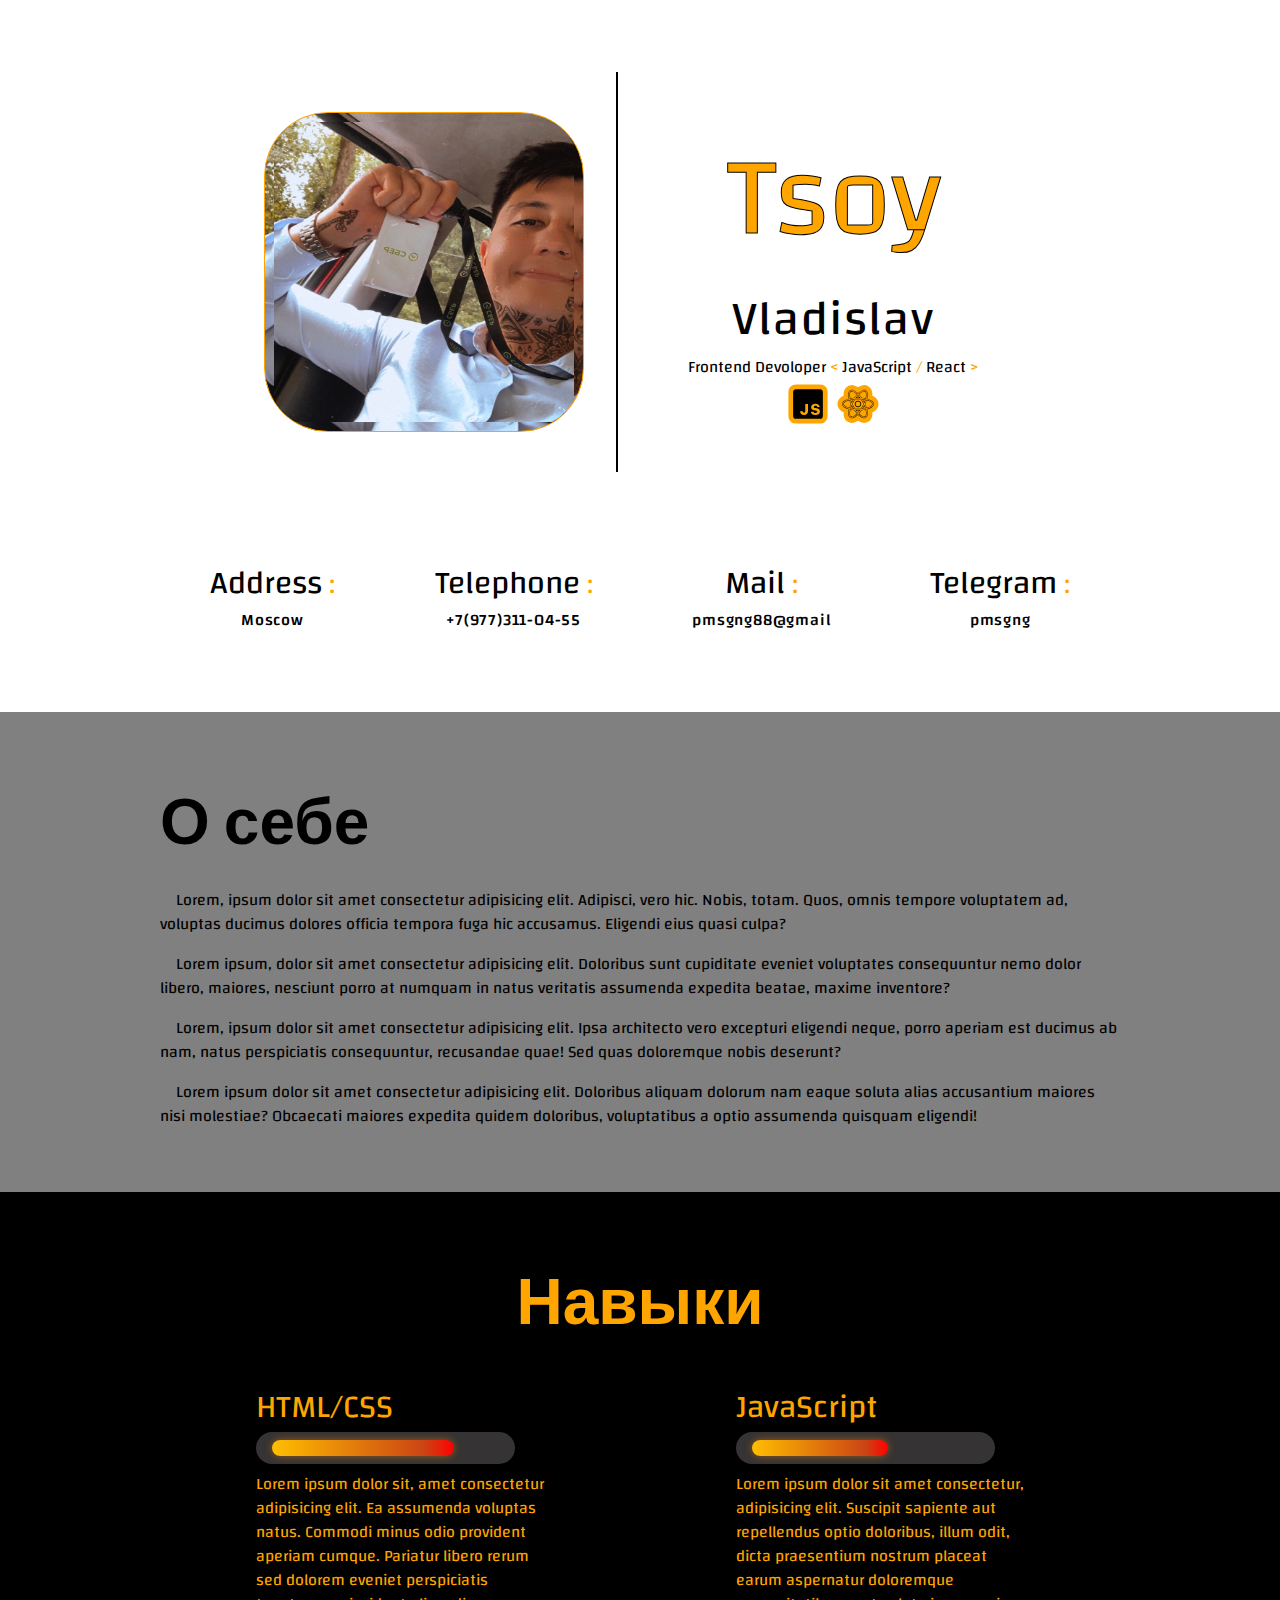
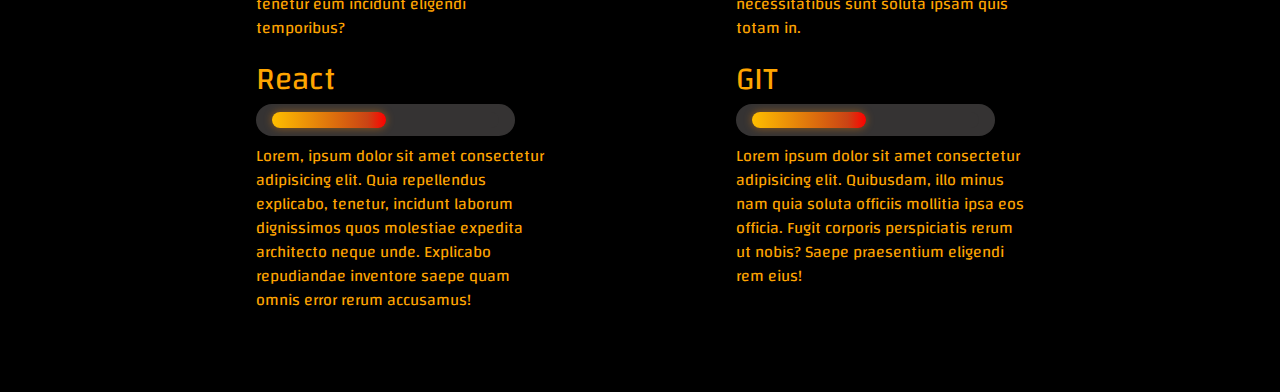
<file: sss.html>
<!DOCTYPE html>
<html lang="en">

<head>
    <meta charset="UTF-8">
    <meta http-equiv="X-UA-Compatible" content="IE=edge">
    <meta name="viewport" content="width=device-width, initial-scale=1.0">
    <link rel="stylesheet" href="./css/style.css">
    <link rel="stylesheet" href="./css/reset.css">
    <link rel="preconnect" href="https://fonts.googleapis.com">
    <link rel="preconnect" href="https://fonts.gstatic.com" crossorigin>
    <link href="https://fonts.googleapis.com/css2?family=Changa:wght@800&display=swap" rel="stylesheet">
    <title>Tsoy Alive</title>
</head>

<body>
    <div class="container">
        <div class="hero">
            <div class="header">
                <div class="header__row">
                    <div class="header___pic">
                        <img class="header__avatar" src="./img/avatar.jpg" width="300" height="300" alt="avatar">
                    </div>
                    <div class="header__personal">
                        <div class="header__personal-surname"><span class="header__text">Tsoy</span></div>
                        <div class="header__personal-name">Vladislav</div>
                        <div class="header__personal-role">Frontend Devoloper
                            <span class="header__symbol">&lt;</span>
                            JavaScript
                            <span class="header__symbol">/</span>
                            React
                            <span class="header__symbol">&gt;</span>
                        </div>
                        <div class="header__icons">
                            <div class="header__icons-item">
                                <svg class="header__icon" xmlns="http://www.w3.org/2000/svg" x="0px" y="0px" width="50"
                                    height="50" viewBox="0 0 172 172" style=" fill:#000000;">
                                    <g transform="translate(16.254,16.254) scale(0.811,0.811)">
                                        <g fill="none" fill-rule="nonzero" stroke="none" stroke-width="none"
                                            stroke-linecap="butt" stroke-linejoin="none" stroke-miterlimit="10"
                                            stroke-dasharray="" stroke-dashoffset="0" font-family="none"
                                            font-weight="none" font-size="none" text-anchor="none"
                                            style="mix-blend-mode: normal">
                                            <g fill="#000000" stroke="#ffa500" stroke-width="40"
                                                stroke-linejoin="round">
                                                <path
                                                    d="M149.06667,34.4v103.2c0,6.33533 -5.13133,11.46667 -11.46667,11.46667h-103.2c-6.33533,0 -11.46667,-5.13133 -11.46667,-11.46667v-103.2c0,-6.33533 5.13133,-11.46667 11.46667,-11.46667h103.2c6.33533,0 11.46667,5.13133 11.46667,11.46667zM86,85.98853h-11.58133v30.75933c0,4.03627 -1.82893,6.18053 -5.23453,6.18053c-3.31387,0 -5.45813,-2.2704 -5.4868,-5.8652h-11.10547c0,9.68933 6.53027,15.68067 16.78147,15.68067c10.37733,0 16.62667,-5.7104 16.62667,-15.89853zM136.59667,117.50467c0,-7.224 -4.03627,-11.28893 -13.03187,-13.02613l-5.85947,-1.1352c-4.79307,-0.946 -6.8112,-2.39653 -6.8112,-4.89053c0,-3.0272 2.67747,-4.9536 6.7424,-4.9536c4.0764,0 7.138,2.24173 7.39027,5.45813h10.69267c-0.1892,-8.42227 -7.568,-14.19573 -18.232,-14.19573c-10.9736,0 -18.10587,5.83653 -18.10587,14.73467c0,7.16093 4.28853,11.70173 12.61907,13.2784l5.99133,1.19827c5.20587,1.03773 7.19533,2.39653 7.19533,4.9192c0,2.99853 -2.96987,5.07973 -7.2928,5.07973c-4.7988,0 -8.10693,-2.10987 -8.38787,-5.42373h-11.0424c0.19493,8.772 7.44187,14.19573 18.96013,14.19573c11.92533,0 19.178,-5.73907 19.17227,-15.2392z">
                                                </path>
                                            </g>
                                            <path d="M0,172v-172h172v172z" fill="none" stroke="none" stroke-width="1"
                                                stroke-linejoin="miter"></path>
                                            <g fill="#000000" stroke="none" stroke-width="1" stroke-linejoin="miter">
                                                <path
                                                    d="M137.6,22.93333h-103.2c-6.33533,0 -11.46667,5.13133 -11.46667,11.46667v103.2c0,6.33533 5.13133,11.46667 11.46667,11.46667h103.2c6.33533,0 11.46667,-5.13133 11.46667,-11.46667v-103.2c0,-6.33533 -5.13133,-11.46667 -11.46667,-11.46667zM86,116.84533c0,10.18813 -6.24933,15.89853 -16.62667,15.89853c-10.2512,0 -16.78147,-5.99133 -16.78147,-15.68067h11.10547c0.02867,3.5948 2.17293,5.8652 5.4868,5.8652c3.4056,0 5.23453,-2.14427 5.23453,-6.18053v-30.75933h11.58133zM117.4244,132.74387c-11.51827,0 -18.7652,-5.42373 -18.96013,-14.19573h11.0424c0.28093,3.31387 3.58907,5.42373 8.38787,5.42373c4.32293,0 7.2928,-2.0812 7.2928,-5.07973c0,-2.52267 -1.98947,-3.88147 -7.19533,-4.9192l-5.99133,-1.19827c-8.33053,-1.57667 -12.61907,-6.11747 -12.61907,-13.2784c0,-8.89813 7.13227,-14.73467 18.10587,-14.73467c10.664,0 18.0428,5.77347 18.232,14.19573h-10.69267c-0.25227,-3.2164 -3.31387,-5.45813 -7.39027,-5.45813c-4.06493,0 -6.7424,1.9264 -6.7424,4.9536c0,2.494 2.01813,3.94453 6.8112,4.89053l5.85947,1.1352c8.9956,1.7372 13.03187,5.80213 13.03187,13.02613c0.00573,9.50013 -7.24693,15.2392 -19.17227,15.2392z">
                                                </path>
                                            </g>
                                            <path d="" fill="none" stroke="none" stroke-width="1"
                                                stroke-linejoin="miter">
                                            </path>
                                        </g>
                                    </g>
                                </svg>
                            </div>
                            <div class="header__icons-item">
                                <svg xmlns="http://www.w3.org/2000/svg" x="0px" y="0px" width="50" height="50"
                                    viewBox="0 0 172 172" style=" fill:#000000;">
                                    <g transform="translate(16.254,16.254) scale(0.811,0.811)">
                                        <g fill="none" fill-rule="nonzero" stroke="none" stroke-width="none"
                                            stroke-linecap="butt" stroke-linejoin="none" stroke-miterlimit="10"
                                            stroke-dasharray="" stroke-dashoffset="0" font-family="none"
                                            font-weight="none" font-size="none" text-anchor="none"
                                            style="mix-blend-mode: normal">
                                            <g id="original-icon 1" fill="#000000" stroke="#ffa500" stroke-width="40"
                                                stroke-linejoin="round">
                                                <path
                                                    d="M64.56383,26.50547c6.62968,1.77636 14.01152,6.87672 21.43617,14.15977c7.42463,-7.28314 14.80614,-12.38504 21.43617,-14.15977c4.51855,-1.20899 8.58996,-0.87307 11.94258,1.08508c4.26713,2.49147 6.69597,7.36703 7.49477,13.68945c0.77374,6.12416 -0.00875,13.71999 -2.08953,22.145c8.34366,2.37553 15.31765,5.47272 20.23016,9.20133c5.07221,3.84982 8.06586,8.4051 8.06586,13.37367c0,4.96858 -2.99367,9.52364 -8.06586,13.37367c-4.9125,3.72882 -11.88649,6.82835 -20.23016,9.20469c2.07998,8.42497 2.8597,16.02086 2.08617,22.145c-0.79857,6.3224 -3.22425,11.19461 -7.49141,13.68609c-2.04773,1.1963 -4.37294,1.79727 -6.89344,1.79727c-1.60447,0 -3.29091,-0.24142 -5.04914,-0.71219c-6.62968,-1.77636 -14.01152,-6.87336 -21.43617,-14.15641c-7.42465,7.28305 -14.8065,12.38004 -21.43617,14.15641c-1.75823,0.47076 -3.44467,0.71219 -5.04914,0.71219c-2.5228,0.00182 -4.84593,-0.60227 -6.89344,-1.79727c-4.26713,-2.49147 -6.69597,-7.36367 -7.49477,-13.68609c-0.77374,-6.12416 0.00875,-13.71999 2.08953,-22.145c-8.34367,-2.37634 -15.31765,-5.47587 -20.23016,-9.20469c-5.07219,-3.85003 -8.06586,-8.4051 -8.06586,-13.37367c0,-4.96858 2.99365,-9.52385 8.06586,-13.37367c4.91251,-3.72861 11.8865,-6.8258 20.23016,-9.20133c-2.08076,-8.42586 -2.86328,-16.02435 -2.08953,-22.14836c0.7988,-6.32221 3.22768,-11.19465 7.49477,-13.68609c1.67621,-0.97902 3.53106,-1.55249 5.53289,-1.73008c0.50046,-0.0444 1.01029,-0.06531 1.52852,-0.06047c1.55468,0.01453 3.18659,0.2514 4.88117,0.70547zM58.31875,27.56367c-1.76927,0.15522 -3.37659,0.66238 -4.83078,1.51172c-3.66899,2.14223 -5.89626,6.41501 -6.65492,12.41961c-0.75867,6.0046 -0.01156,13.66889 2.19031,22.27938c0.11561,0.45388 -0.15319,0.91682 -0.60469,1.04141c-8.5645,2.36112 -15.57706,5.52707 -20.39141,9.18117c-4.81435,3.65411 -7.38727,7.7249 -7.38727,12.00305c0,4.27814 2.5729,8.34872 7.38727,12.00305c4.81436,3.65433 11.82689,6.81919 20.39141,9.18117c0.45314,0.12457 0.72241,0.58979 0.60469,1.04477c-2.20184,8.60961 -2.94898,16.27455 -2.19031,22.27938c0.75867,6.00482 2.98597,10.27404 6.65492,12.41625c1.77777,1.03757 3.7748,1.56373 6.02672,1.56211c1.43305,0 2.96873,-0.21768 4.60235,-0.65508v0.00336c6.32136,-1.69375 13.7706,-6.74139 21.27492,-14.22695c0.33586,-0.33572 0.88024,-0.33572 1.2161,0c7.50432,7.48556 14.95356,12.5332 21.27492,14.22695v-0.00336c1.63361,0.4374 3.16929,0.65508 4.60235,0.65508c2.25311,0 4.24983,-0.52346 6.02672,-1.56211c3.66893,-2.14219 5.89646,-6.41141 6.65492,-12.41625c0.75846,-6.00484 0.01071,-13.67308 -2.19031,-22.28273c-0.11561,-0.45388 0.15319,-0.91682 0.60469,-1.04141c8.56452,-2.36198 15.57704,-5.52684 20.39141,-9.18117c4.81437,-3.65433 7.38727,-7.7249 7.38727,-12.00305c0,-4.27814 -2.57291,-8.34894 -7.38727,-12.00305c-4.81435,-3.65411 -11.82691,-6.82005 -20.39141,-9.18117c-0.45149,-0.12459 -0.7203,-0.58753 -0.60469,-1.04141c2.20184,-8.60961 2.94898,-16.27455 2.19031,-22.27937c-0.75867,-6.00482 -2.98597,-10.2774 -6.65492,-12.41961c-2.90818,-1.69857 -6.43065,-2.03036 -10.62906,-0.90703c-6.32102,1.69201 -13.77055,6.73799 -21.27492,14.22359c-0.33586,0.33572 -0.88024,0.33572 -1.2161,0c-7.50432,-7.48556 -14.95356,-12.52984 -21.27492,-14.22359c-1.57428,-0.42183 -3.05349,-0.63866 -4.4411,-0.65508c-0.46254,-0.00547 -0.91487,0.01158 -1.35719,0.05039zM63.2268,31.49078c5.98892,1.60472 12.83222,6.42708 19.80352,13.41398c0.32582,0.32531 0.33767,0.84952 0.02687,1.18922c-3.86356,4.23746 -7.70467,9.08425 -11.39836,14.40836c-0.14497,0.20892 -0.37497,0.34298 -0.6282,0.36617c-6.29332,0.56792 -12.21486,1.48538 -17.63,2.7043c-0.4533,0.10171 -0.90546,-0.17493 -1.02125,-0.62485c-1.99784,-7.79965 -2.73409,-14.58722 -2.28102,-19.89422c0.45307,-5.307 2.09095,-9.23864 5.12305,-11.00867c1.24937,-0.72977 2.71069,-1.08508 4.3168,-1.08508c1.15388,0 2.38497,0.18327 3.6886,0.53078zM116.77859,32.04508c3.03192,1.77091 4.66997,5.70147 5.12305,11.00867c0.45307,5.30721 -0.28318,12.09457 -2.28102,19.89422c-0.11579,0.44991 -0.56795,0.72656 -1.02125,0.62485c-5.41695,-1.21895 -11.3367,-2.13638 -17.63,-2.7043c-0.25324,-0.02319 -0.48323,-0.15725 -0.6282,-0.36617c-3.6936,-5.3257 -7.53472,-10.17082 -11.39836,-14.40836c-0.30864,-0.33923 -0.29682,-0.86096 0.02687,-1.18586c6.97124,-6.98685 13.81444,-11.81258 19.80352,-13.41734c1.30473,-0.34733 2.53314,-0.53078 3.6886,-0.53078c1.60453,0 3.06802,0.35452 4.3168,1.08508zM56.08813,33.52992c-2.28615,1.33457 -3.84763,4.64496 -4.27648,9.66828c-0.41351,4.8435 0.28351,11.24201 2.08953,18.56055c5.15257,-1.12143 10.69133,-1.99527 16.58859,-2.54305c3.48285,-4.99307 7.09811,-9.52651 10.74664,-13.58531c-6.645,-6.54294 -13.14753,-11.05848 -18.45305,-12.48008c-1.18693,-0.31641 -2.27311,-0.47031 -3.24516,-0.47031c-1.35573,0 -2.49097,0.28969 -3.45008,0.84992zM109.21664,33.15031c-5.30537,1.42156 -11.808,5.937 -18.45305,12.48008c3.64847,4.05859 7.26371,8.59065 10.74664,13.58531c5.89722,0.54778 11.43479,1.42499 16.58859,2.54641c1.80663,-7.3199 2.5031,-13.71612 2.08953,-18.56055c-0.42886,-5.02355 -1.99017,-8.33623 -4.27648,-9.67164c-0.00112,0 -0.00224,0 -0.00336,0c-0.95627,-0.55944 -2.09285,-0.84992 -3.44672,-0.84992c-0.97391,0 -2.05596,0.15372 -3.24516,0.47031zM86.63828,48.69078c2.83479,3.13455 5.66241,6.60106 8.42195,10.35023c0.19799,0.2675 0.22389,0.62522 0.06649,0.91845c-0.1574,0.29323 -0.46984,0.46934 -0.8022,0.45217c-2.72591,-0.13355 -5.49871,-0.21164 -8.32453,-0.21164c-2.82582,0 -5.59826,0.07642 -8.32453,0.20828c-0.33117,0.01612 -0.64211,-0.15955 -0.79921,-0.45152c-0.15711,-0.29197 -0.1324,-0.64825 0.06351,-0.91574c2.75948,-3.74736 5.58717,-7.21568 8.42195,-10.35023c0.14969,-0.16601 0.35814,-0.26722 0.58117,-0.28219c0.26277,-0.01736 0.51902,0.08663 0.69539,0.28219zM79.47945,58.64461c2.15043,-0.08304 4.30498,-0.16461 6.52055,-0.16461c2.21556,0 4.3699,0.08075 6.52055,0.16461c-2.15229,-2.84438 -4.33011,-5.55269 -6.52055,-8.01547c-2.19087,2.46327 -4.3678,5.17139 -6.52055,8.01547zM98.20797,64.09352c0.26349,0.01868 0.50378,0.15741 0.65172,0.37625c2.20001,3.27322 4.34514,6.69608 6.38617,10.26961c0,0.00112 0,0.00224 0,0.00336c2.10739,3.69269 3.99951,7.32728 5.69414,10.88773c0.11231,0.23473 0.11231,0.50769 0,0.74242c-1.69459,3.55864 -3.58675,7.19504 -5.69414,10.88773c-2.03946,3.57382 -4.18624,6.9965 -6.38617,10.26961c-0.14722,0.21795 -0.38608,0.35657 -0.64836,0.37625c-3.90813,0.29225 -7.98241,0.45352 -12.21133,0.45352c-4.22892,0 -8.30153,-0.16127 -12.20797,-0.45352c-0.26349,-0.01868 -0.50378,-0.15741 -0.65172,-0.37625c-2.19993,-3.2731 -4.34335,-6.69579 -6.38281,-10.26961c-2.10739,-3.69269 -3.99955,-7.32909 -5.69414,-10.88773c-0.11231,-0.23473 -0.11231,-0.50769 0,-0.74242c1.69459,-3.55864 3.58681,-7.19343 5.69414,-10.88773c2.04103,-3.57527 4.18429,-6.99952 6.38617,-10.27297c0.14722,-0.21795 0.38608,-0.35657 0.64836,-0.37625c3.90642,-0.29225 7.97905,-0.45352 12.20797,-0.45352c4.22892,0 8.29986,0.16135 12.20797,0.45352zM68.03603,65.18182c0.14281,0.27244 0.12925,0.60041 -0.03556,0.86013c-1.44439,2.27196 -2.86002,4.59558 -4.22945,6.99422c-0.00112,0 -0.00224,0 -0.00336,0c-1.38877,2.42863 -2.68414,4.8518 -3.91031,7.25961c-0.15209,0.29803 -0.46322,0.48081 -0.79759,0.46856c-0.33437,-0.01225 -0.63129,-0.21731 -0.76116,-0.52567c-1.80141,-4.25868 -3.29055,-8.36107 -4.49484,-12.26508c-0.07036,-0.22924 -0.04182,-0.47744 0.07873,-0.68473c0.12055,-0.20729 0.32216,-0.35484 0.55619,-0.40707c3.94219,-0.87855 8.19605,-1.61168 12.73539,-2.15336c0.04455,-0.00574 0.08948,-0.00799 0.13437,-0.00672c0.30736,0.01222 0.58479,0.18766 0.7276,0.4601zM104.82594,64.72844c4.53936,0.54168 8.79496,1.27485 12.73875,2.15336c0.23421,0.0529 0.43564,0.20128 0.55559,0.40928c0.11995,0.208 0.14749,0.45667 0.07597,0.68587c-1.20591,3.90361 -2.69342,8.00466 -4.49484,12.26508c-0.13057,0.30801 -0.42789,0.51237 -0.76224,0.5239c-0.33435,0.01153 -0.64504,-0.17186 -0.79651,-0.47015c-1.22796,-2.40969 -2.52321,-4.82924 -3.91031,-7.25625c0,-0.00112 0,-0.00224 0,-0.00336c-1.36911,-2.39979 -2.7897,-4.71822 -4.23281,-6.99086c-0.1624,-0.25426 -0.17971,-0.57501 -0.04562,-0.84527c0.1341,-0.27026 0.39999,-0.45049 0.70069,-0.47496c0.02792,-0.00249 0.05595,-0.00361 0.08398,-0.00336c0.02921,0.00075 0.05836,0.003 0.08734,0.00672zM74.34633,65.79c-2.0993,3.13689 -4.15061,6.39272 -6.09726,9.80266c-2.01388,3.53048 -3.80715,7.00299 -5.43883,10.40734c1.63199,3.40515 3.42452,6.87776 5.43883,10.40734c1.94483,3.408 3.99583,6.66547 6.0939,9.80266c3.74034,0.27016 7.61837,0.43 11.65703,0.43c4.03754,0 7.91607,-0.15998 11.65703,-0.43c2.09808,-3.13719 4.14907,-6.39466 6.0939,-9.80266c2.01431,-3.52958 3.80684,-7.0022 5.43883,-10.40734c-1.63164,-3.40581 -3.42501,-6.87862 -5.43883,-10.40734c-1.94665,-3.40828 -3.99589,-6.66545 -6.0939,-9.80266c-3.74182,-0.27016 -7.61837,-0.43 -11.65703,-0.43c-4.0375,0 -7.91441,0.15999 -11.65367,0.43zM55.78578,68.39352c0.9577,3.0183 2.13729,6.18418 3.45344,9.42305c0.97716,-1.87265 1.95737,-3.74587 3.03688,-5.63367c1.0681,-1.87084 2.17944,-3.65692 3.29219,-5.44219c-3.4256,0.45788 -6.72156,0.99651 -9.7825,1.65281zM109.72727,72.18625c1.0773,1.88495 2.05302,3.75849 3.03016,5.63031c1.31548,-3.23853 2.49486,-6.40215 3.45344,-9.41969c-3.06187,-0.65621 -6.35401,-1.19504 -9.77914,-1.65281c1.11191,1.78408 2.22751,3.57012 3.29555,5.44219zM50.4175,68.71938c1.65445,5.3936 3.82992,11.07924 6.50711,16.92117c0.10495,0.22814 0.10495,0.49076 0,0.7189c-2.67719,5.84193 -4.85266,11.52757 -6.50711,16.92117c-0.13611,0.44397 -0.60005,0.69973 -1.04812,0.57781c-7.75099,-2.13512 -13.99429,-4.86718 -18.35562,-7.90461c-4.36134,-3.03742 -6.93375,-6.43071 -6.93375,-9.95383c0,-3.52312 2.57241,-6.9164 6.93375,-9.95383c4.36134,-3.03743 10.60464,-5.76957 18.35563,-7.90461c0.06684,-0.0183 0.13565,-0.02845 0.20492,-0.03024c0.38562,-0.00933 0.73028,0.23922 0.8432,0.60805zM122.63063,68.14156c7.75099,2.13512 13.99429,4.86718 18.35562,7.90461c4.36134,3.03742 6.93375,6.43071 6.93375,9.95383c0,3.52312 -2.57241,6.9164 -6.93375,9.95383c-4.36134,3.03743 -10.60464,5.76949 -18.35562,7.90461c-0.44807,0.12192 -0.91202,-0.13385 -1.04812,-0.57781c-1.65445,-5.3936 -3.82992,-11.07924 -6.50711,-16.92117c-0.10495,-0.22814 -0.10495,-0.49076 0,-0.7189c2.67717,-5.84187 4.85264,-11.5292 6.50711,-16.92117c0.10738,-0.35114 0.42584,-0.59538 0.79281,-0.60805c0.08614,-0.00277 0.1722,0.00742 0.25531,0.03024zM31.99805,77.45711c-4.12514,2.87293 -6.19805,5.88089 -6.19805,8.54289c0,2.662 2.07291,5.66989 6.19805,8.54289c3.97727,2.76995 9.85954,5.34112 17.09586,7.40406c1.60946,-5.11878 3.62863,-10.45698 6.1275,-15.94695c-2.49887,-5.48997 -4.51804,-10.82818 -6.1275,-15.94695c-7.23632,2.06294 -13.11858,4.63412 -17.09586,7.40406zM116.77859,86c2.49887,5.48997 4.51804,10.82818 6.1275,15.94695c7.23632,-2.06294 13.11858,-4.63412 17.09586,-7.40406c4.12514,-2.87293 6.19805,-5.88089 6.19805,-8.54289c0,-2.662 -2.07291,-5.67004 -6.19805,-8.54289c-3.97727,-2.76995 -9.85954,-5.34112 -17.09586,-7.40406c-1.60943,5.1174 -3.6286,10.45687 -6.1275,15.94695zM99.76,86c0,7.57906 -6.18093,13.76 -13.76,13.76c-7.57907,0 -13.76,-6.18094 -13.76,-13.76c0,-7.57906 6.18093,-13.76 13.76,-13.76c7.57907,0 13.76,6.18094 13.76,13.76zM75.68,86c0,5.71995 4.60004,10.32 10.32,10.32c5.71996,0 10.32,-4.60005 10.32,-10.32c0,-5.71995 -4.60004,-10.32 -10.32,-10.32c-5.71996,0 -10.32,4.60005 -10.32,10.32zM59.85734,91.70758c1.22602,2.40752 2.52126,4.82873 3.90695,7.25625c1.37113,2.40033 2.78998,4.72037 4.23281,6.99086c0.17887,0.2802 0.18026,0.6384 0.00355,0.91997c-0.1767,0.28158 -0.49985,0.43611 -0.82996,0.3969c-4.5376,-0.54168 -8.7932,-1.27482 -12.73539,-2.15336c-0.23421,-0.0529 -0.43564,-0.20128 -0.55559,-0.40928c-0.11995,-0.208 -0.14749,-0.45667 -0.07597,-0.68587c1.20587,-3.90176 2.69332,-8.0045 4.49484,-12.26172c0.135,-0.31809 0.44726,-0.5245 0.79281,-0.52406c0.32343,0.00029 0.61936,0.182 0.76594,0.47031zM113.70141,91.76133c1.80146,4.25878 3.28895,8.35989 4.49484,12.26172c0.07145,0.22968 0.04346,0.47879 -0.07718,0.68688c-0.12064,0.20809 -0.32292,0.35616 -0.55774,0.40827c-3.94214,0.87853 -8.19603,1.61168 -12.73539,2.15336c-0.33011,0.03921 -0.65326,-0.11533 -0.82996,-0.3969c-0.1767,-0.28158 -0.17532,-0.63977 0.00355,-0.91997c1.44311,-2.27264 2.86362,-4.59264 4.23281,-6.99086c1.38711,-2.42701 2.68414,-4.84844 3.91031,-7.25625c0.14208,-0.27988 0.42535,-0.46014 0.73906,-0.47031c0.35527,-0.01148 0.681,0.19678 0.81969,0.52406zM55.78914,103.60313c3.05982,0.65597 6.35256,1.19511 9.77578,1.65281c-1.11143,-1.78317 -2.22323,-3.56749 -3.29219,-5.43883c-1.07575,-1.88455 -2.05332,-3.75912 -3.03016,-5.63031c-1.31531,3.2365 -2.49489,6.39987 -3.45344,9.41633zM109.72727,99.81711c-1.06757,1.86992 -2.18072,3.65549 -3.29219,5.43883c3.42384,-0.45769 6.71612,-0.99683 9.77578,-1.65281c-0.95853,-3.01623 -2.13808,-6.17909 -3.45344,-9.41633c-0.9764,1.87113 -1.95285,3.74536 -3.03016,5.63031zM119.61727,109.05203c1.99871,7.80052 2.73723,14.58678 2.28437,19.89422c-0.45285,5.30743 -2.09112,9.23776 -5.12305,11.00867c-2.14771,1.25396 -4.88174,1.38835 -8.00539,0.5543c-5.98892,-1.60472 -12.83223,-6.42708 -19.80352,-13.41398c-0.32582,-0.32531 -0.33767,-0.84952 -0.02687,-1.18922c3.86356,-4.23746 7.70471,-9.08259 11.39836,-14.40836c0.14497,-0.20892 0.37497,-0.34298 0.6282,-0.36617c6.2933,-0.56792 12.21146,-1.48537 17.62664,-2.7043c0.06712,-0.01603 0.13592,-0.02392 0.20492,-0.02351c0.38701,0.0078 0.72112,0.27317 0.81633,0.64836zM53.40063,108.42719c5.41514,1.21892 11.3384,2.13638 17.63,2.7043c0.25324,0.02319 0.48323,0.15725 0.6282,0.36617c3.6936,5.3257 7.53462,10.17237 11.39836,14.41172c0.30864,0.33923 0.29682,0.86096 -0.02687,1.18586c-6.96958,6.9852 -13.81459,11.80926 -19.80352,13.41398c-3.12226,0.83236 -5.85475,0.69889 -8.00203,-0.55094c-0.00112,-0.00112 -0.00224,-0.00224 -0.00336,-0.00336c-3.03196,-1.77093 -4.6702,-5.7015 -5.12305,-11.00867c-0.45285,-5.30718 0.28405,-12.09469 2.28102,-19.89422c0.09989,-0.38722 0.45349,-0.65451 0.85328,-0.645c0.05652,0.00118 0.11278,0.00793 0.16797,0.02015zM101.51023,112.7843c-3.48288,4.99466 -7.09811,9.52651 -10.74664,13.58531c6.645,6.54294 13.14753,11.05847 18.45305,12.48008c2.84131,0.75867 5.04862,0.58179 6.69523,-0.37961c2.28632,-1.33541 3.84784,-4.64453 4.27648,-9.66828c0.41337,-4.84469 -0.28542,-11.24309 -2.09289,-18.56391c-5.15234,1.12141 -10.6881,1.99863 -16.58523,2.54641zM51.81164,128.8018c0.42865,5.02357 1.9902,8.33289 4.27648,9.66828c1.64703,0.95866 3.85597,1.13653 6.69523,0.37961c5.30549,-1.4216 11.80632,-5.93543 18.44969,-12.47672c-3.64842,-4.05999 -7.26368,-8.59396 -10.74664,-13.58867c-5.89564,-0.54778 -11.43273,-1.42163 -16.58523,-2.54305c-1.80527,7.31858 -2.50284,13.7168 -2.08953,18.56055zM77.67547,111.59172c2.72627,0.13186 5.49871,0.20828 8.32453,0.20828c2.82582,0 5.59826,-0.07642 8.32453,-0.20828c0.33117,-0.01612 0.64211,0.15955 0.79921,0.45152c0.15711,0.29197 0.1324,0.64825 -0.06351,0.91574c-2.75948,3.74736 -5.58729,7.21409 -8.42195,10.35023c-0.16307,0.18055 -0.39499,0.28359 -0.63828,0.28359c-0.24329,0 -0.47521,-0.10304 -0.63828,-0.28359c-2.83479,-3.13455 -5.66241,-6.60106 -8.42195,-10.35023c-0.18672,-0.25481 -0.21873,-0.59147 -0.08338,-0.8769c0.13535,-0.28543 0.41628,-0.47369 0.73174,-0.49037c0.0291,-0.00148 0.05825,-0.00148 0.08734,0zM86,121.37086c2.19096,-2.46451 4.36779,-5.17136 6.52055,-8.01547c-2.15043,0.08304 -4.30498,0.16461 -6.52055,0.16461c-2.21556,0 -4.37012,-0.08172 -6.52055,-0.16461c2.15271,2.84502 4.32968,5.5522 6.52055,8.01547z">
                                                </path>
                                            </g>
                                            <path d="M0,172v-172h172v172z" fill="none" stroke="none" stroke-width="1"
                                                stroke-linejoin="miter"></path>
                                            <g id="original-icon" fill="#000000" stroke="none" stroke-width="1"
                                                stroke-linejoin="miter">
                                                <path
                                                    d="M59.68266,25.8c-0.51823,-0.00485 -1.02806,0.01607 -1.52852,0.06047c-2.00183,0.17759 -3.85668,0.75106 -5.53289,1.73008c-4.26709,2.49145 -6.69597,7.36388 -7.49477,13.68609c-0.77375,6.12401 0.00877,13.7225 2.08953,22.14836c-8.34366,2.37553 -15.31765,5.47272 -20.23016,9.20133c-5.07221,3.84982 -8.06586,8.4051 -8.06586,13.37367c0,4.96858 2.99367,9.52364 8.06586,13.37367c4.9125,3.72882 11.88649,6.82835 20.23016,9.20469c-2.08078,8.42501 -2.86328,16.02084 -2.08953,22.145c0.79879,6.32242 3.22764,11.19462 7.49477,13.68609c2.04751,1.19499 4.37063,1.79908 6.89344,1.79727c1.60447,0 3.29091,-0.24142 5.04914,-0.71219c6.62968,-1.77636 14.01152,-6.87336 21.43617,-14.15641c7.42465,7.28305 14.8065,12.38004 21.43617,14.15641c1.75823,0.47076 3.44467,0.71219 5.04914,0.71219c2.5205,0 4.8457,-0.60097 6.89344,-1.79727c4.26715,-2.49148 6.69284,-7.3637 7.49141,-13.68609c0.77353,-6.12414 -0.00619,-13.72003 -2.08617,-22.145c8.34367,-2.37634 15.31765,-5.47587 20.23016,-9.20469c5.07219,-3.85003 8.06586,-8.4051 8.06586,-13.37367c0,-4.96858 -2.99365,-9.52385 -8.06586,-13.37367c-4.91251,-3.72861 -11.8865,-6.8258 -20.23016,-9.20133c2.08078,-8.42501 2.86328,-16.02084 2.08953,-22.145c-0.79879,-6.32242 -3.22764,-11.19798 -7.49477,-13.68945c-3.35262,-1.95815 -7.42403,-2.29407 -11.94258,-1.08508c-6.63003,1.77472 -14.01154,6.87663 -21.43617,14.15977c-7.42465,-7.28304 -14.8065,-12.3834 -21.43617,-14.15977c-1.69458,-0.45407 -3.3265,-0.69093 -4.88117,-0.70547zM59.67594,27.51328c1.38761,0.01642 2.86682,0.23325 4.4411,0.65508c6.32136,1.69375 13.7706,6.73803 21.27492,14.22359c0.33586,0.33572 0.88024,0.33572 1.2161,0c7.50437,-7.48561 14.9539,-12.53158 21.27492,-14.22359c4.19841,-1.12333 7.72089,-0.79154 10.62906,0.90703c3.66895,2.14221 5.89625,6.41479 6.65492,12.41961c0.75867,6.00482 0.01152,13.66977 -2.19031,22.27938c-0.11561,0.45388 0.15319,0.91682 0.60469,1.04141c8.5645,2.36112 15.57706,5.52707 20.39141,9.18117c4.81436,3.65411 7.38727,7.7249 7.38727,12.00305c0,4.27814 -2.5729,8.34872 -7.38727,12.00305c-4.81436,3.65433 -11.82689,6.81919 -20.39141,9.18117c-0.45149,0.12459 -0.7203,0.58753 -0.60469,1.04141c2.20102,8.60965 2.94877,16.27789 2.19031,22.28273c-0.75846,6.00484 -2.98599,10.27406 -6.65492,12.41625c-1.77689,1.03865 -3.7736,1.56211 -6.02672,1.56211c-1.43305,0 -2.96873,-0.21768 -4.60235,-0.65508v0.00336c-6.32136,-1.69375 -13.7706,-6.74139 -21.27492,-14.22695c-0.33586,-0.33572 -0.88024,-0.33572 -1.2161,0c-7.50432,7.48556 -14.95356,12.5332 -21.27492,14.22695v-0.00336c-1.63361,0.4374 -3.16929,0.65508 -4.60235,0.65508c-2.25191,0.00162 -4.24895,-0.52454 -6.02672,-1.56211c-3.66895,-2.14221 -5.89625,-6.41143 -6.65492,-12.41625c-0.75867,-6.00482 -0.01152,-13.66977 2.19031,-22.27937c0.11772,-0.45497 -0.15154,-0.9202 -0.60469,-1.04477c-8.56452,-2.36198 -15.57704,-5.52684 -20.39141,-9.18117c-4.81437,-3.65433 -7.38727,-7.7249 -7.38727,-12.00305c0,-4.27814 2.57292,-8.34894 7.38727,-12.00305c4.81435,-3.65411 11.82691,-6.82005 20.39141,-9.18117c0.45149,-0.12459 0.7203,-0.58753 0.60469,-1.04141c-2.20187,-8.61049 -2.94898,-16.27478 -2.19031,-22.27937c0.75866,-6.0046 2.98593,-10.27738 6.65492,-12.41961c1.45419,-0.84934 3.06151,-1.35649 4.83078,-1.51172c0.44232,-0.03881 0.89465,-0.05586 1.35719,-0.05039zM59.5382,30.96c-1.60611,0 -3.06742,0.35531 -4.3168,1.08508c-3.03209,1.77003 -4.66997,5.70167 -5.12305,11.00867c-0.45307,5.307 0.28317,12.09457 2.28102,19.89422c0.11579,0.44991 0.56795,0.72656 1.02125,0.62485c5.41514,-1.21892 11.33668,-2.13638 17.63,-2.7043c0.25324,-0.02319 0.48323,-0.15725 0.6282,-0.36617c3.69369,-5.32411 7.5348,-10.1709 11.39836,-14.40836c0.31079,-0.3397 0.29895,-0.8639 -0.02687,-1.18922c-6.9713,-6.9869 -13.81459,-11.80926 -19.80352,-13.41398c-1.30363,-0.34751 -2.53472,-0.53078 -3.6886,-0.53078zM112.4618,30.96c-1.15545,0 -2.38387,0.18346 -3.6886,0.53078c-5.98908,1.60476 -12.83228,6.43049 -19.80352,13.41734c-0.32369,0.3249 -0.33552,0.84663 -0.02687,1.18586c3.86364,4.23754 7.70476,9.08266 11.39836,14.40836c0.14497,0.20892 0.37497,0.34298 0.6282,0.36617c6.2933,0.56792 12.21305,1.48535 17.63,2.7043c0.4533,0.10171 0.90546,-0.17493 1.02125,-0.62485c1.99784,-7.79965 2.73409,-14.58701 2.28102,-19.89422c-0.45307,-5.30721 -2.09112,-9.23776 -5.12305,-11.00867c-1.24877,-0.73056 -2.71226,-1.08508 -4.3168,-1.08508zM59.5382,32.68c0.97204,0 2.05822,0.15391 3.24516,0.47031c5.30552,1.4216 11.80805,5.93714 18.45305,12.48008c-3.64853,4.0588 -7.2638,8.59224 -10.74664,13.58531c-5.89726,0.54778 -11.43602,1.42161 -16.58859,2.54305c-1.80602,-7.31853 -2.50304,-13.71704 -2.08953,-18.56055c0.42886,-5.02332 1.99034,-8.33371 4.27648,-9.66828c0.95911,-0.56023 2.09435,-0.84992 3.45008,-0.84992zM112.4618,32.68c1.35387,0 2.49045,0.29048 3.44672,0.84992c0.00112,0 0.00224,0 0.00336,0c2.28632,1.33541 3.84763,4.64809 4.27648,9.67164c0.41357,4.84443 -0.2829,11.24065 -2.08953,18.56055c-5.1538,-1.12142 -10.69137,-1.99862 -16.58859,-2.54641c-3.48293,-4.99466 -7.09817,-9.52672 -10.74664,-13.58531c6.64505,-6.54308 13.14768,-11.05852 18.45305,-12.48008c1.18919,-0.31659 2.27125,-0.47031 3.24516,-0.47031zM85.94289,48.40859c-0.22303,0.01497 -0.43148,0.11618 -0.58117,0.28219c-2.83479,3.13455 -5.66247,6.60287 -8.42195,10.35023c-0.19591,0.26749 -0.22062,0.62377 -0.06351,0.91574c0.15711,0.29197 0.46805,0.46764 0.79921,0.45152c2.72627,-0.13186 5.49871,-0.20828 8.32453,-0.20828c2.82582,0 5.59863,0.07809 8.32453,0.21164c0.33236,0.01717 0.6448,-0.15894 0.8022,-0.45217c0.1574,-0.29323 0.1315,-0.65095 -0.06649,-0.91845c-2.75954,-3.74918 -5.58717,-7.21568 -8.42195,-10.35023c-0.17637,-0.19556 -0.43262,-0.29955 -0.69539,-0.28219zM86,50.62914c2.19043,2.46278 4.36825,5.17109 6.52055,8.01547c-2.15064,-0.08386 -4.30498,-0.16461 -6.52055,-0.16461c-2.21556,0 -4.37012,0.08157 -6.52055,0.16461c2.15275,-2.84408 4.32967,-5.5522 6.52055,-8.01547zM86,63.64c-4.22892,0 -8.30155,0.16127 -12.20797,0.45352c-0.26228,0.01968 -0.50114,0.1583 -0.64836,0.37625c-2.20189,3.27345 -4.34514,6.6977 -6.38617,10.27297c-2.10733,3.69431 -3.99955,7.32909 -5.69414,10.88773c-0.11231,0.23473 -0.11231,0.50769 0,0.74242c1.69459,3.55864 3.58675,7.19504 5.69414,10.88773c2.03946,3.57382 4.18289,6.9965 6.38281,10.26961c0.14794,0.21884 0.38823,0.35757 0.65172,0.37625c3.90643,0.29225 7.97905,0.45352 12.20797,0.45352c4.22892,0 8.3032,-0.16127 12.21133,-0.45352c0.26228,-0.01968 0.50114,-0.1583 0.64836,-0.37625c2.19993,-3.2731 4.34671,-6.69579 6.38617,-10.26961c2.10739,-3.69269 3.99955,-7.32909 5.69414,-10.88773c0.11231,-0.23473 0.11231,-0.50769 0,-0.74242c-1.69463,-3.56046 -3.58675,-7.19504 -5.69414,-10.88773c0,-0.00112 0,-0.00224 0,-0.00336c-2.04103,-3.57353 -4.18617,-6.99639 -6.38617,-10.26961c-0.14794,-0.21884 -0.38823,-0.35757 -0.65172,-0.37625c-3.90811,-0.29216 -7.97905,-0.45352 -12.20797,-0.45352zM67.30844,64.72172c-0.0449,-0.00127 -0.08983,0.00097 -0.13437,0.00672c-4.53934,0.54168 -8.7932,1.27482 -12.73539,2.15336c-0.23404,0.05222 -0.43565,0.19978 -0.55619,0.40707c-0.12055,0.20729 -0.14908,0.45549 -0.07873,0.68473c1.2043,3.904 2.69343,8.0064 4.49484,12.26508c0.12987,0.30836 0.42679,0.51342 0.76116,0.52567c0.33437,0.01225 0.6455,-0.17053 0.79759,-0.46856c1.22617,-2.40781 2.52155,-4.83098 3.91031,-7.25961c0.00112,0 0.00224,0 0.00336,0c1.36943,-2.39864 2.78506,-4.72226 4.22945,-6.99422c0.16481,-0.25972 0.17837,-0.58769 0.03556,-0.86013c-0.14281,-0.27244 -0.42024,-0.44788 -0.7276,-0.4601zM104.73859,64.72172c-0.02803,-0.00025 -0.05606,0.00087 -0.08398,0.00336c-0.3007,0.02447 -0.5666,0.20471 -0.70069,0.47496c-0.1341,0.27026 -0.11679,0.59102 0.04562,0.84527c1.44311,2.27264 2.8637,4.59107 4.23281,6.99086c0,0.00112 0,0.00224 0,0.00336c1.38711,2.42701 2.68235,4.84656 3.91031,7.25625c0.15147,0.29829 0.46217,0.48168 0.79651,0.47015c0.33435,-0.01153 0.63167,-0.21589 0.76224,-0.5239c1.80142,-4.26042 3.28894,-8.36147 4.49484,-12.26508c0.07152,-0.22921 0.04398,-0.47788 -0.07597,-0.68587c-0.11995,-0.208 -0.32138,-0.35639 -0.55559,-0.40928c-3.94379,-0.87852 -8.19939,-1.61168 -12.73875,-2.15336c-0.02898,-0.00372 -0.05813,-0.00596 -0.08734,-0.00672zM86,65.36c4.03866,0 7.91521,0.15984 11.65703,0.43c2.09801,3.1372 4.14726,6.39438 6.0939,9.80266c2.01382,3.52872 3.80719,7.00154 5.43883,10.40734c-1.63199,3.40515 -3.42452,6.87776 -5.43883,10.40734c-1.94483,3.408 -3.99583,6.66547 -6.0939,9.80266c-3.74096,0.27002 -7.6195,0.43 -11.65703,0.43c-4.03866,0 -7.91669,-0.15984 -11.65703,-0.43c-2.09808,-3.13719 -4.14907,-6.39466 -6.0939,-9.80266c-2.01431,-3.52958 -3.80684,-7.0022 -5.43883,-10.40734c1.63168,-3.40435 3.42495,-6.87686 5.43883,-10.40734c1.94665,-3.40994 3.99796,-6.66576 6.09726,-9.80266c3.73926,-0.27001 7.61618,-0.43 11.65367,-0.43zM65.56828,66.7407c-1.11275,1.78527 -2.22409,3.57135 -3.29219,5.44219c-1.0795,1.8878 -2.05971,3.76102 -3.03688,5.63367c-1.31615,-3.23887 -2.49574,-6.40475 -3.45344,-9.42305c3.06094,-0.6563 6.3569,-1.19494 9.7825,-1.65281zM106.43172,66.74406c3.42513,0.45777 6.71727,0.9966 9.77914,1.65281c-0.95858,3.01754 -2.13795,6.18116 -3.45344,9.41969c-0.97714,-1.87182 -1.95285,-3.74536 -3.03016,-5.63031c-1.06804,-1.87206 -2.18363,-3.65811 -3.29555,-5.44219zM49.5743,68.11133c-0.06928,0.00179 -0.13808,0.01194 -0.20492,0.03024c-7.75099,2.13504 -13.99429,4.86718 -18.35562,7.90461c-4.36134,3.03742 -6.93375,6.43071 -6.93375,9.95383c0,3.52312 2.57241,6.9164 6.93375,9.95383c4.36134,3.03743 10.60464,5.76949 18.35563,7.90461c0.44807,0.12192 0.91202,-0.13385 1.04812,-0.57781c1.65445,-5.3936 3.82992,-11.07924 6.50711,-16.92117c0.10495,-0.22814 0.10495,-0.49076 0,-0.7189c-2.67719,-5.84193 -4.85266,-11.52757 -6.50711,-16.92117c-0.11292,-0.36883 -0.45759,-0.61737 -0.8432,-0.60805zM122.37531,68.11133c-0.36697,0.01267 -0.68543,0.25691 -0.79281,0.60805c-1.65447,5.39197 -3.82994,11.0793 -6.50711,16.92117c-0.10495,0.22814 -0.10495,0.49076 0,0.7189c2.67719,5.84193 4.85266,11.52757 6.50711,16.92117c0.13611,0.44397 0.60005,0.69973 1.04812,0.57781c7.75099,-2.13512 13.99429,-4.86718 18.35562,-7.90461c4.36134,-3.03742 6.93375,-6.43071 6.93375,-9.95383c0,-3.52312 -2.57241,-6.9164 -6.93375,-9.95383c-4.36134,-3.03743 -10.60464,-5.76949 -18.35562,-7.90461c-0.08311,-0.02281 -0.16917,-0.03301 -0.25531,-0.03024zM49.09391,70.05305c1.60946,5.11878 3.62863,10.45698 6.1275,15.94695c-2.49887,5.48997 -4.51804,10.82818 -6.1275,15.94695c-7.23632,-2.06294 -13.11858,-4.63412 -17.09586,-7.40406c-4.12514,-2.87301 -6.19805,-5.88089 -6.19805,-8.54289c0,-2.662 2.07291,-5.66996 6.19805,-8.54289c3.97727,-2.76995 9.85954,-5.34112 17.09586,-7.40406zM122.90609,70.05305c7.23632,2.06294 13.11858,4.63412 17.09586,7.40406c4.12514,2.87285 6.19805,5.88089 6.19805,8.54289c0,2.662 -2.07291,5.66996 -6.19805,8.54289c-3.97727,2.76995 -9.85954,5.34112 -17.09586,7.40406c-1.60946,-5.11878 -3.62863,-10.45698 -6.1275,-15.94695c2.4989,-5.49009 4.51807,-10.82956 6.1275,-15.94695zM86,72.24c-7.57907,0 -13.76,6.18094 -13.76,13.76c0,7.57906 6.18093,13.76 13.76,13.76c7.57907,0 13.76,-6.18094 13.76,-13.76c0,-7.57906 -6.18093,-13.76 -13.76,-13.76zM86,75.68c5.71996,0 10.32,4.60005 10.32,10.32c0,5.71995 -4.60004,10.32 -10.32,10.32c-5.71996,0 -10.32,-4.60005 -10.32,-10.32c0,-5.71995 4.60004,-10.32 10.32,-10.32zM59.09141,91.23727c-0.34555,-0.00044 -0.65781,0.20597 -0.79281,0.52406c-1.80153,4.25722 -3.28897,8.35996 -4.49484,12.26172c-0.07152,0.22921 -0.04398,0.47788 0.07597,0.68587c0.11995,0.208 0.32138,0.35639 0.55559,0.40928c3.94219,0.87855 8.19778,1.61168 12.73539,2.15336c0.33011,0.03921 0.65326,-0.11533 0.82996,-0.3969c0.1767,-0.28158 0.17532,-0.63977 -0.00355,-0.91997c-1.44283,-2.27049 -2.86168,-4.59053 -4.23281,-6.99086c-1.38569,-2.42752 -2.68093,-4.84873 -3.90695,-7.25625c-0.14657,-0.28831 -0.4425,-0.47003 -0.76594,-0.47031zM112.88172,91.23727c-0.31372,0.01017 -0.59698,0.19043 -0.73906,0.47031c-1.22617,2.40781 -2.52321,4.82924 -3.91031,7.25625c-1.36919,2.39822 -2.7897,4.71822 -4.23281,6.99086c-0.17887,0.2802 -0.18026,0.6384 -0.00355,0.91997c0.1767,0.28158 0.49985,0.43611 0.82996,0.3969c4.53936,-0.54168 8.79325,-1.27483 12.73539,-2.15336c0.23482,-0.05211 0.4371,-0.20018 0.55774,-0.40827c0.12064,-0.20809 0.14863,-0.4572 0.07718,-0.68688c-1.20589,-3.90183 -2.69339,-8.00294 -4.49484,-12.26172c-0.13869,-0.32728 -0.46442,-0.53554 -0.81969,-0.52406zM59.24258,94.1868c0.97683,1.87119 1.95441,3.74576 3.03016,5.63031c1.06895,1.87134 2.18076,3.65566 3.29219,5.43883c-3.42322,-0.4577 -6.71596,-0.99684 -9.77578,-1.65281c0.95854,-3.01645 2.13812,-6.17983 3.45344,-9.41633zM112.75742,94.1868c1.31535,3.23724 2.49491,6.4001 3.45344,9.41633c-3.05966,0.65598 -6.35194,1.19512 -9.77578,1.65281c1.11147,-1.78333 2.22461,-3.56891 3.29219,-5.43883c1.0773,-1.88495 2.05376,-3.75919 3.03016,-5.63031zM118.80094,108.40367c-0.069,-0.00041 -0.1378,0.00748 -0.20492,0.02351c-5.41518,1.21893 -11.33334,2.13638 -17.62664,2.7043c-0.25324,0.02319 -0.48323,0.15725 -0.6282,0.36617c-3.69365,5.32577 -7.5348,10.1709 -11.39836,14.40836c-0.31079,0.3397 -0.29895,0.8639 0.02687,1.18922c6.97129,6.9869 13.81459,11.80926 19.80352,13.41398c3.12365,0.83406 5.85769,0.69967 8.00539,-0.5543c3.03192,-1.77091 4.67019,-5.70124 5.12305,-11.00867c0.45285,-5.30743 -0.28567,-12.0937 -2.28437,-19.89422c-0.09521,-0.37519 -0.42932,-0.64056 -0.81633,-0.64836zM53.23266,108.40703c-0.39979,-0.00951 -0.75339,0.25778 -0.85328,0.645c-1.99696,7.79953 -2.73387,14.58704 -2.28102,19.89422c0.45285,5.30718 2.09109,9.23774 5.12305,11.00867c0.00112,0.00112 0.00224,0.00224 0.00336,0.00336c2.14729,1.24983 4.87978,1.3833 8.00203,0.55094c5.98892,-1.60472 12.83393,-6.42879 19.80352,-13.41398c0.32369,-0.3249 0.33552,-0.84663 0.02687,-1.18586c-3.86374,-4.23935 -7.70476,-9.08602 -11.39836,-14.41172c-0.14497,-0.20892 -0.37497,-0.34298 -0.6282,-0.36617c-6.2916,-0.56792 -12.21486,-1.48538 -17.63,-2.7043c-0.05519,-0.01222 -0.11145,-0.01897 -0.16797,-0.02015zM118.09547,110.23789c1.80748,7.32082 2.50626,13.71922 2.09289,18.56391c-0.42865,5.02375 -1.99017,8.33287 -4.27648,9.66828c-1.64661,0.9614 -3.85393,1.13828 -6.69523,0.37961c-5.30552,-1.4216 -11.80805,-5.93714 -18.45305,-12.48008c3.64853,-4.0588 7.26376,-8.59065 10.74664,-13.58531c5.89714,-0.54778 11.43289,-1.425 16.58523,-2.54641zM53.90117,110.24125c5.1525,1.12141 10.68959,1.99527 16.58523,2.54305c3.48296,4.99471 7.09822,9.52868 10.74664,13.58867c-6.64337,6.54129 -13.1442,11.05512 -18.44969,12.47672c-2.83926,0.75692 -5.0482,0.57905 -6.69523,-0.37961c-2.28628,-1.33539 -3.84783,-4.64471 -4.27648,-9.66828c-0.41331,-4.84375 0.28427,-11.24197 2.08953,-18.56055zM77.58813,111.59172c-0.31546,0.01667 -0.59639,0.20494 -0.73174,0.49037c-0.13535,0.28543 -0.10334,0.62209 0.08338,0.8769c2.75954,3.74918 5.58717,7.21568 8.42195,10.35023c0.16307,0.18055 0.39499,0.28359 0.63828,0.28359c0.24329,0 0.47521,-0.10304 0.63828,-0.28359c2.83466,-3.13615 5.66247,-6.60287 8.42195,-10.35023c0.19591,-0.26749 0.22062,-0.62377 0.06351,-0.91574c-0.15711,-0.29197 -0.46805,-0.46764 -0.79921,-0.45152c-2.72627,0.13186 -5.49871,0.20828 -8.32453,0.20828c-2.82582,0 -5.59826,-0.07642 -8.32453,-0.20828c-0.0291,-0.00148 -0.05825,-0.00148 -0.08734,0zM79.47945,113.35539c2.15043,0.08289 4.30498,0.16461 6.52055,0.16461c2.21556,0 4.37012,-0.08157 6.52055,-0.16461c-2.15276,2.84411 -4.32959,5.55096 -6.52055,8.01547c-2.19087,-2.46327 -4.36784,-5.17045 -6.52055,-8.01547z">
                                                </path>
                                            </g>
                                            <path d="" fill="none" stroke="none" stroke-width="1"
                                                stroke-linejoin="miter">
                                            </path>
                                        </g>
                                    </g>
                                </svg>
                            </div>
                            <div class="header__icons-item"></div>
                        </div>
                    </div>
                </div>
                <div class="header__row-footer">
                    <div class="header__contacts">
                        <div class="header__contact">
                            <div class="header__contact-name">Address</div>
                            <div class="header__contact-content">Moscow</div>
                        </div>
                        <div class="header__contact">
                            <div class="header__contact-name">Telephone</div>
                            <div class="header__contact-content">+7(977)311-04-55</div>
                        </div>
                        <div class="header__contact">
                            <div class="header__contact-name">Mail</div>
                            <div class="header__contact-content">
                                <a class="header__link" target="_blanc"
                                    href="mailto:pmsgng88@gmail.com">pmsgng88@gmail</a>
                            </div>
                        </div>
                        <div class="header__contact">
                            <div class="header__contact-name">Telegram</div>
                            <div class="header__contact-content">
                                <a class="header__link" target="_blanc" href="https://t.me/pmsgng">pmsgng</a>
                            </div>
                        </div>

                    </div>
                </div>
            </div>
            <div class="words">
                <div class="word">Git</div>
                <div class="word">React</div>
                <div class="word">JS</div>
                <div class="word">html</div>
                <div class="word">css</div>
                <div class="word">Redux</div>
                <div class="word">npm</div>
                <div class="word">&lt/&gt</div>
            </div>


        </div>

        <div class="about">
            <div class="about__container">
                <h1 class="about_title">О себе</h1>
                <p class="about__p">Lorem, ipsum dolor sit amet consectetur adipisicing elit. Adipisci, vero hic. Nobis,
                    totam.
                    Quos, omnis tempore voluptatem ad, voluptas ducimus dolores officia tempora fuga hic accusamus.
                    Eligendi
                    eius quasi culpa?</p>
                <p class="about__p">Lorem ipsum, dolor sit amet consectetur adipisicing elit. Doloribus sunt cupiditate
                    eveniet
                    voluptates consequuntur nemo dolor libero, maiores, nesciunt porro at numquam in natus veritatis
                    assumenda
                    expedita beatae, maxime inventore?</p>
                <p class="about__p">Lorem, ipsum dolor sit amet consectetur adipisicing elit. Ipsa architecto vero
                    excepturi
                    eligendi neque, porro aperiam est ducimus ab nam, natus perspiciatis consequuntur, recusandae quae!
                    Sed quas
                    doloremque nobis deserunt?</p>
                <p class="about__p">Lorem ipsum dolor sit amet consectetur adipisicing elit. Doloribus aliquam dolorum
                    nam eaque
                    soluta alias accusantium maiores nisi molestiae? Obcaecati maiores expedita quidem doloribus,
                    voluptatibus a
                    optio assumenda quisquam eligendi!</p>
            </div>

        </div>
        <div class="skills">
            <div class="skils__container">
                <div class="skills__title">
                    <h2 class="skills__title-text">Навыки</h2>
                </div>

                <div class="skills__group">
                    <div class="skills__wrap">
                        <div class="skills__item">
                            <div class="skills__icon"></div>
                            <div class="skills__name">HTML/CSS</div>
                            <div class="skills__progress">
                                <div class="skills__bar-unfill">
                                    <div class="skills__bar-fill html-anim"></div>
                                </div>
                            </div>
                            <div class="skills__content">Lorem ipsum dolor sit, amet consectetur adipisicing elit. Ea
                                assumenda voluptas natus. Commodi minus odio provident aperiam cumque. Pariatur libero
                                rerum
                                sed dolorem eveniet perspiciatis tenetur eum incidunt eligendi temporibus?</div>
                        </div>

                        <div class="skills__item">
                            <div class="skills__icon"></div>
                            <div class="skills__name">JavaScript</div>
                            <div class="skills__progress">
                                <div class="skills__bar-unfill">
                                    <div class="skills__bar-fill js-anim"></div>
                                </div>
                            </div>
                            <div class="skills__content">Lorem ipsum dolor sit amet consectetur, adipisicing elit.
                                Suscipit
                                sapiente aut repellendus optio doloribus, illum odit, dicta praesentium nostrum placeat
                                earum aspernatur doloremque necessitatibus sunt soluta ipsam quis totam in.</div>
                        </div>
                    </div>

                    <div class="skills__wrap">
                        <div class="skills__item">
                            <div class="skills__icon"></div>
                            <div class="skills__name">React</div>
                            <div class="skills__progress">
                                <div class="skills__bar-unfill">
                                    <div class="skills__bar-fill rct-anim"></div>
                                </div>
                            </div>
                            <div class="skills__content">Lorem, ipsum dolor sit amet consectetur adipisicing elit. Quia
                                repellendus explicabo, tenetur, incidunt laborum dignissimos quos molestiae expedita
                                architecto neque unde. Explicabo repudiandae inventore saepe quam omnis error rerum
                                accusamus!</div>
                        </div>

                        <div class="skills__item">
                            <div class="skills__icon"></div>
                            <div class="skills__name">GIT</div>
                            <div class="skills__progress">
                                <div class="skills__bar-unfill">
                                    <div class="skills__bar-fill git-anim"></div>
                                </div>
                            </div>
                            <div class="skills__content">Lorem ipsum dolor sit amet consectetur adipisicing elit.
                                Quibusdam,
                                illo minus nam quia soluta officiis mollitia ipsa eos officia. Fugit corporis
                                perspiciatis
                                rerum ut nobis? Saepe praesentium eligendi rem eius!</div>
                        </div>
                    </div>

                </div>

            </div>
        </div>
        <div class="footer">
        </div>
    </div>
    <script src="./js/script.js"></script>
</body>

</html>
</file>
<file: css/style.css>
body {
    font-family: 'Changa', sans-serif;
}

.container {
    display: flex;
    flex-direction: column;

}

.hero {
    max-height: 100vh;
    padding: 7rem 10rem 5rem;
    display: flex;
    position: relative;
    overflow: hidden;
}

.header {
    display: flex;
    background-color: transparent;
    align-items: center;
    justify-content: space-between;
    flex-direction: column;
    width: 100%;
    z-index: 10;

}

.header__row {
    display: flex;
    justify-content: center;
    background-color: transparent;
    align-items: center;
    height: 20rem;
    width: 100%;
    margin-bottom: 8rem;
}

.header___pic {
    display: flex;
    min-height: 20rem;
    min-width: 20rem;
    margin-right: 2rem;
    overflow: hidden;
    align-items: center;
    justify-content: center;
    background-image: url(/img/avatar.jpg);
    background-size: cover;
    border-radius: 4rem;
    border: .1rem solid orange;
    background-color: orange;
    animation: lamp 1s linear infinite alternate;
}
.header__personal {
    display: flex;
    flex-direction: column;
    align-items: center;
    justify-content: center;
    width: 25rem;
    height: 25rem;
    border-left: 2px solid black;
    padding-left: 2rem;
}

.header__personal-surname {
    display: flex;
    font-weight: 400;
    -webkit-text-stroke: 1px black;
    color: orange;
}

.header__text {
    font-size: 7rem;
}

.header__personal-name {
    font-size: 3rem;
    letter-spacing: .1rem;
}

.header__symbol {
    color: orange;
}

.header__personal-role {
    white-space: nowrap;
}

.header__icons {
    display: flex;
    width: 20rem;
    justify-content: center;
    align-items: center;
}

.header__icons-item {
    display: flex;
    justify-content: center;
    align-items: center;
}

.header__row-footer {
    width: 100%;
}

.header__contacts {
    display: flex;
    justify-content: space-around;
}

.header__contact {
    display: flex;
    flex-direction: column;
    justify-content: center;
    align-items: center;
}

.header__contact-name {
    font-size: 2rem;
}

.header__contact-name::after {
    content: ' :';
    color: orange;
    font-size: 1.7rem;
}

.header__contact-content {
    font-weight: 500;
    letter-spacing: .05rem;
    transition: .4s ease-in-out;

}

.header__contact:nth-child(3) .header__contact-content:hover {
    transform: scale(1.1);
    cursor: pointer;
}

.header__contact:nth-child(4) .header__contact-content:hover {
    transform: scale(1.1);
    cursor: pointer;
}

.header__link {
    text-decoration: none;
    color: black;
}

.about {
    /* height: 100vh; */
    background-color: gray;
}

.about__container {
    display: flex;
    flex-direction: column;
    justify-content: space-between;
    padding: 4rem 10rem 4rem;
}

.about_title {
    margin-bottom: 1rem;
    font-size: 4rem;
}

.about__p {
    margin-bottom: 1rem;
    text-indent: 1rem;
}

.about__container .about__p:last-child {
    margin-bottom: 0;
}

.skills {
    background-color: black;
}

.skils__container {
    display: flex;
    flex-direction: column;
    justify-content: center;
    color: orange;
    padding: 4rem 10rem 4rem;
}

.skills__title {
    display: flex;
    justify-content: center;
    margin-bottom: 2rem;
}

.skills__title-text {
    font-size: 4rem;
}

.skills__group {
    display: flex;
    flex-direction: column;
}

.skills__wrap {
    display: flex;
    justify-content: space-around;
}

.skills__item {
    margin-bottom: 1rem;
    width: 30%;
}

.skills__icon {}

.skills__name {
    font-size: 2rem;
}

.skills__progress {
    background-color: rgb(53, 51, 51);
    height: 2rem;
    padding: 0 1rem;
    width: 90%;
    display: flex;
    align-items: center;
    border-radius: 1rem;
    margin-bottom: .5rem;
}
.skills__content {
    text-align: start;
}
.skills__bar-unfill {
    height: 1rem;
    background: rgb(53, 51, 51);
    width: 100%;
    border-radius: 1rem;
}

.skills__bar-fill {
    height: 1rem;
    background: linear-gradient(90deg, rgba(255, 190, 0, 1) 0%, rgba(203, 67, 20, 1) 84%, rgba(255, 0, 0, 1) 100%);
    width: 0;
    border-radius: 1rem;
    transition: .8s ease;
    box-shadow: 0rem 0rem .5rem 0rem rgba(255, 137, 2, 0.47);
}

.html-anim {
    animation: htmlcss 4s ease-out 1s;
    width: 80%;
}

.js-anim {
    animation: js 4s ease-out 1s;
    width: 60%;
}

.rct-anim {
    animation: rct 4s ease-out 1;
    width: 50%;
}

.git-anim {
    animation: git 4s ease-out 1;
    width: 50%;
}

.footer {
    width: 20rem;
}

.words {
    display: flex;
    justify-content: space-around;
    font-size: 6rem;
    color: orange;
    width: 100%;
    height: 100vh;
    position: absolute;
    top: 0;
    left: 0;
}

.word {
    opacity: 0;
}

.word:nth-child(1) {
    position: absolute;
    top: 0%;
    left: 10%;
    font-size: 2rem;
    font-size: 3rem;
    animation: fall 5s linear infinite;
    animation-delay: 3s;
    z-index: 5;
}

.word:nth-child(2) {
    position: absolute;
    top: 0%;
    left: 18%;
    font-size: 2rem;
    font-size: 3rem;
    animation: fall 5s linear infinite;
    animation-delay: 2s;
    z-index: 5;
}

.word:nth-child(3) {
    position: absolute;
    top: 0%;
    left: 28%;
    font-size: 2rem;
    font-size: 3rem;
    animation: fall 5s linear infinite;
    animation-delay: 5.5s;
    z-index: 5;
}

.word:nth-child(4) {
    position: absolute;
    top: 0%;
    left: 38%;
    font-size: 2rem;
    font-size: 3rem;
    animation: fall 5s linear infinite;
    animation-delay: 0s;
    z-index: 5;
}

.word:nth-child(5) {
    position: absolute;
    top: 0%;
    left: 48%;
    font-size: 2rem;
    font-size: 3rem;
    animation: fall 5s linear infinite;
    animation-delay: 1s;
    z-index: 5;
}

.word:nth-child(6) {
    position: absolute;
    top: 0%;
    left: 58%;
    font-size: 2rem;
    font-size: 3rem;
    animation: fall 5s linear infinite;
    animation-delay: 4.5s;
    z-index: 5;
}

.word:nth-child(7) {
    position: absolute;
    top: 0%;
    left: 70%;
    font-size: 2rem;
    font-size: 3rem;
    animation: fall 5s linear infinite;
    animation-delay: 1.2s;
    z-index: 5;
}

.word:nth-child(8) {
    position: absolute;
    top: 0%;
    left: 90%;
    font-size: 2rem;
    font-size: 3rem;
    animation: fall 5s linear infinite;
    animation-delay: 3.5s;
    z-index: 5;
}
.projects {
    height: 100vh;
    width: 100%;
    background-color: rgb(75, 75, 75);

    display: flex;
    justify-content: space-around;
    align-items: center;
    padding-left: 12rem;
    padding-right: 12rem;
}
.project {
    width: 100%;
    height: 20rem;
    background-color: #fff;
    display: flex;
    justify-content: space-between;
    align-items: center;
}
.project__about {
    width: 15rem;
    height: 20rem;
    background-color: #848484;
    display: flex;
    flex-direction: column;
    justify-content: center;
    align-items: start;

    padding: 1rem;
}
.project__about-header{

}
.project__about-items {

}
.project__about-description {

}
.project__src-block {
    width: 30rem;
    height: 20rem;
    background-color: #848484;
    display: flex;
    justify-content: center;
    align-items: center;
}
.project__src-picture {
    width: 15rem;
    height: 15rem;
    /* background-image: url(../img/calculator.png);
    background-size: no-repeat;
    background-position: center;
    background-size: cover */
}

@keyframes fall {
    0% {
        top: -10%;
        opacity: 0;
        transform: rotateX(-180deg) rotateZ(-180deg);
    }

    50% {
        opacity: 1;
        top: 50%;
        transform: rotateX(-0deg) rotateZ(0deg);
    }

    100% {
        opacity: 0;
        top: 110%;
        transform: rotateX(180deg) rotateZ(190deg);
    }
}

@keyframes htmlcss {
    from {
        width: 0
    }

    to {
        width: 80%
    }
}

@keyframes js {
    from {
        width: 0
    }

    to {
        width: 60%
    }
}

@keyframes rct {
    from {
        width: 0
    }

    to {
        width: 50%
    }
}

@keyframes git {
    from {
        width: 0
    }

    to {
        width: 50%
    }
}

@keyframes lamp {
    from {
        box-shadow: 0 0 0 0 orange;
        transform: scale(1);
    }

    to {
        box-shadow: 0 0 1rem 0 orange;
        transform: scale(1.01);
    }
}
</file>
